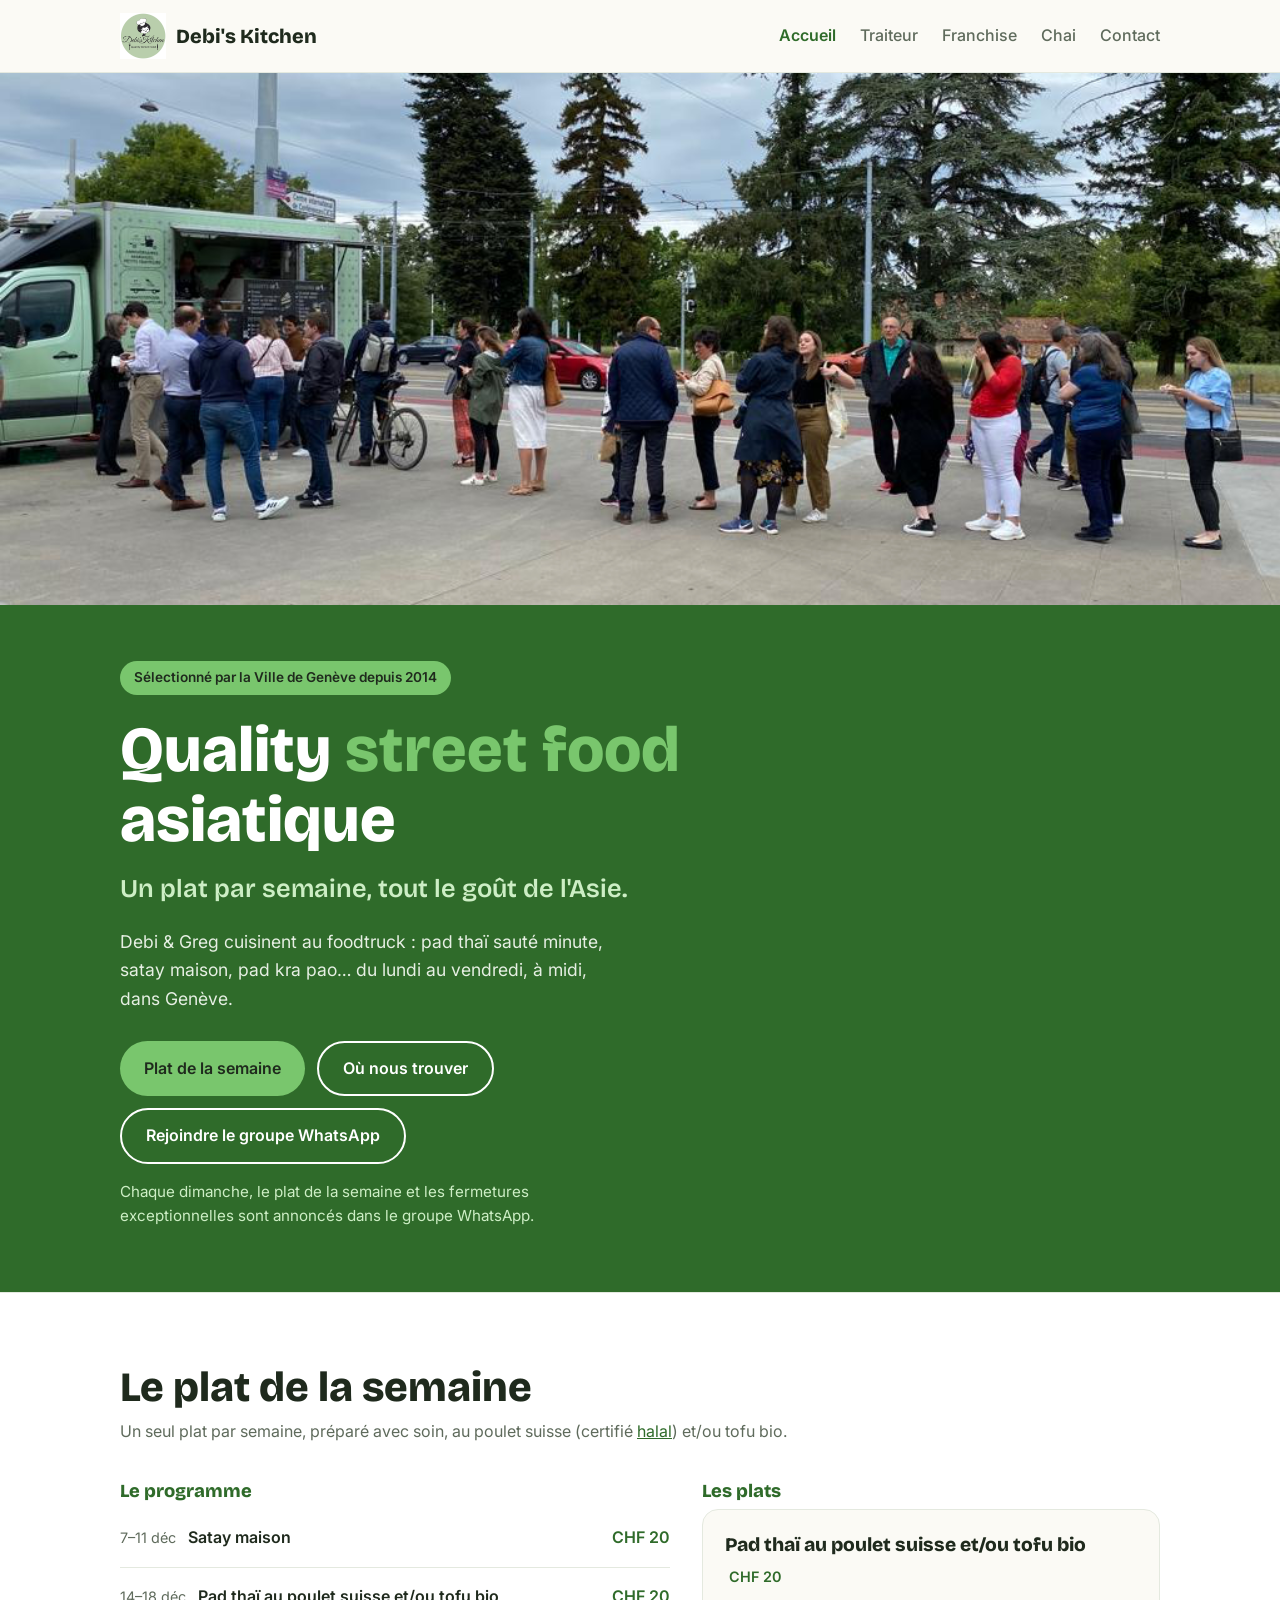
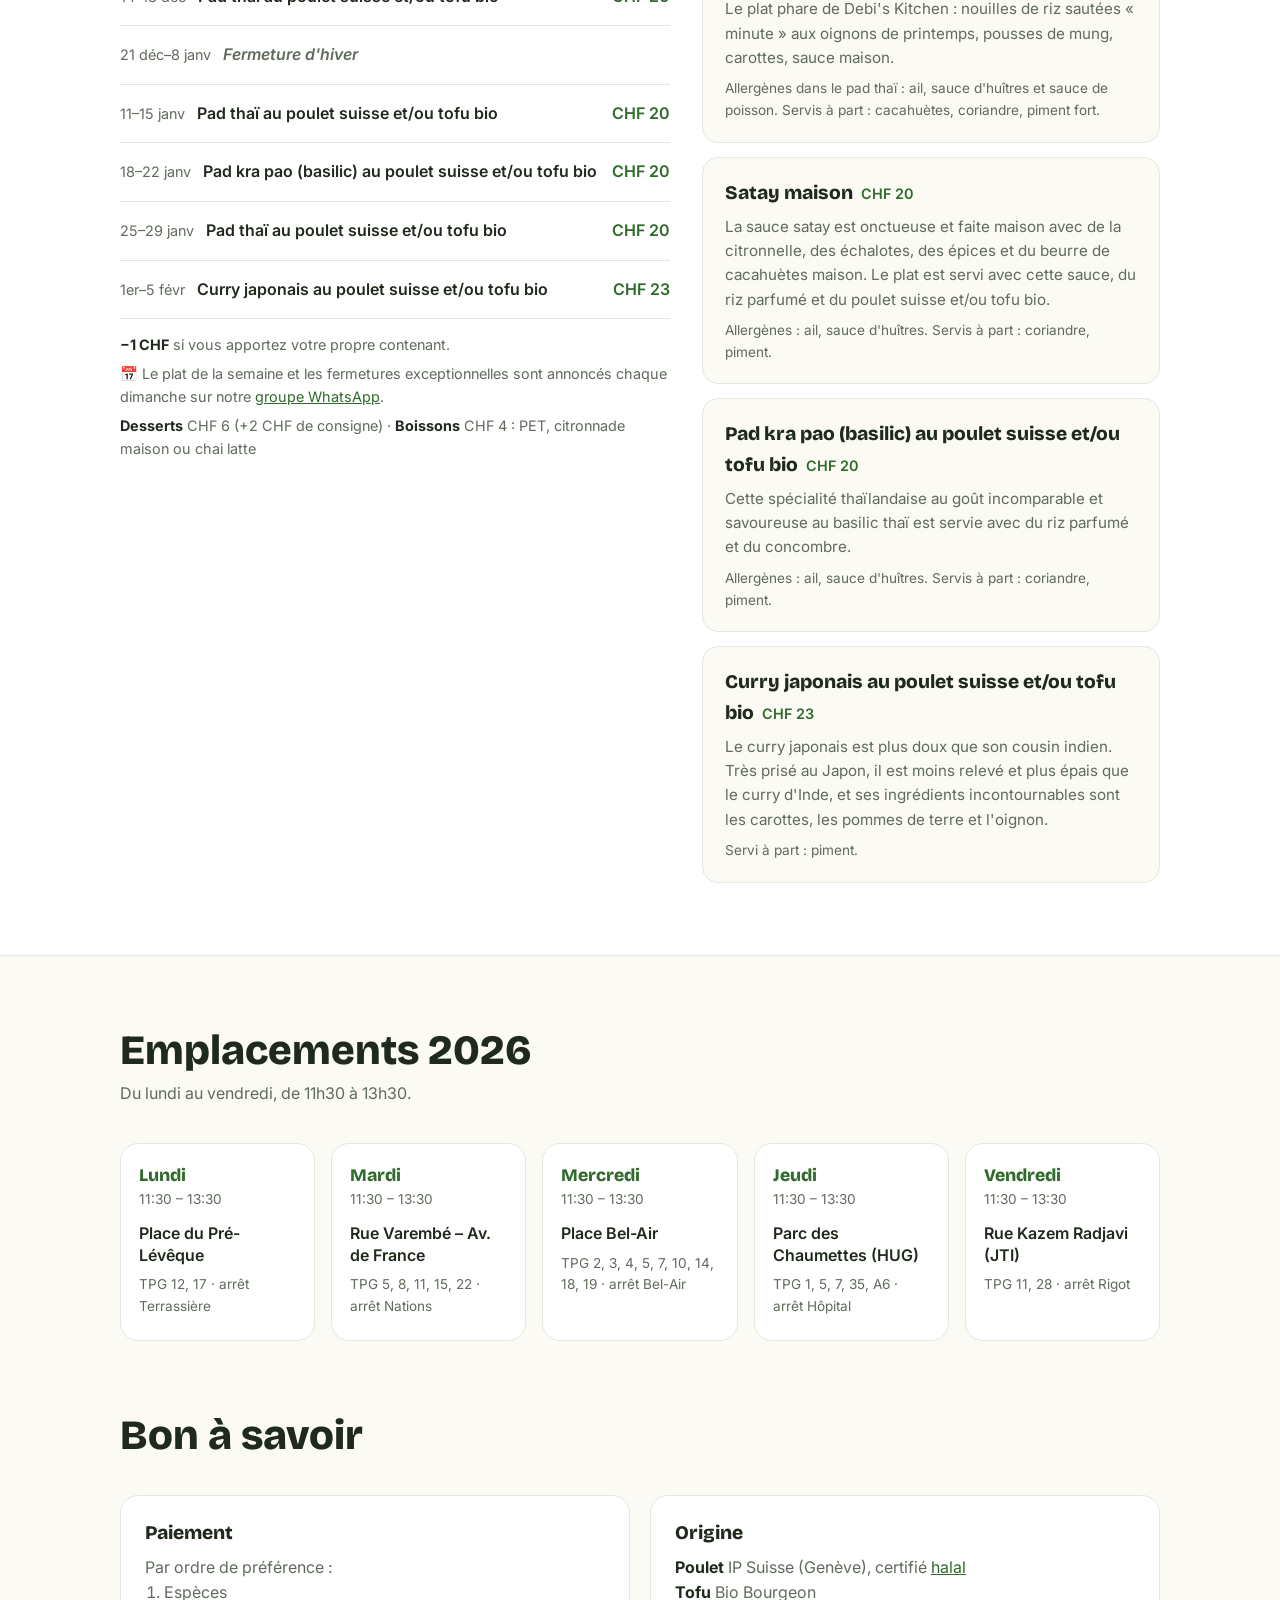
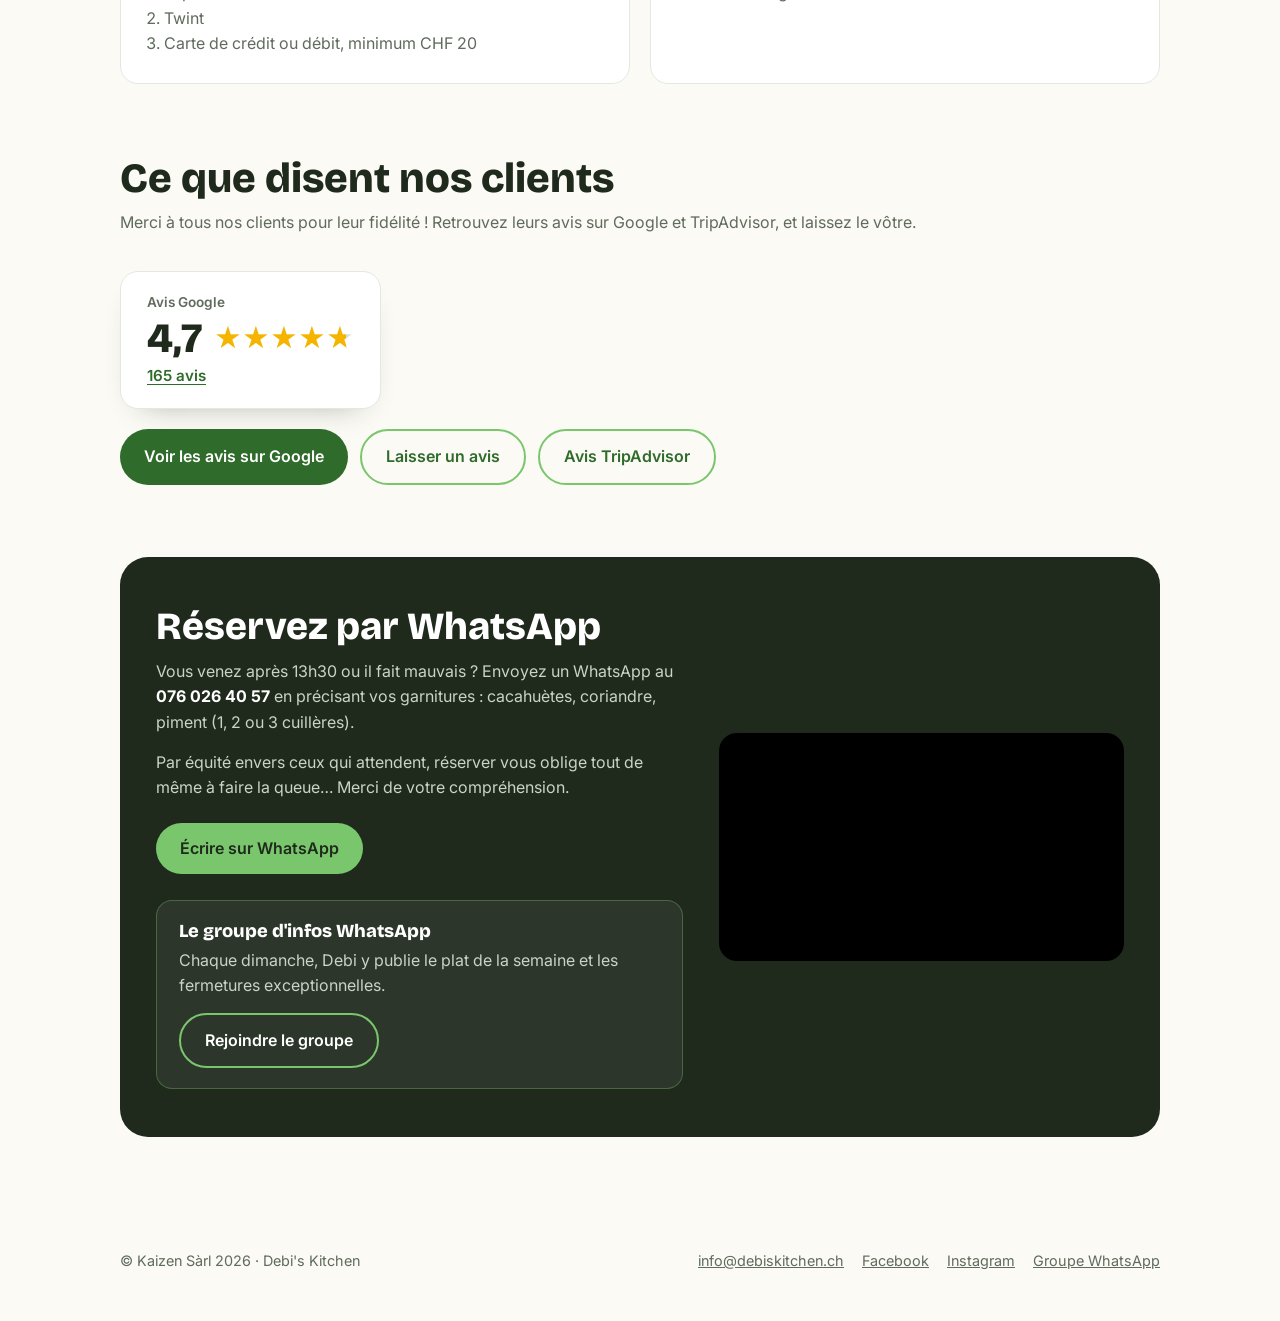
<file: index.html>
<!doctype html>
<html lang="fr">
<head>
  <meta charset="utf-8">
  <meta name="viewport" content="width=device-width, initial-scale=1">
  <title>Debi's Kitchen | Quality Street Food</title>
  <meta name="description" content="Foodtruck asiatique sélectionné par la Ville de Genève depuis 2014. Pad thaï, satay, pad kra pao… Debi & Greg cuisinent au foodtruck.">
  <link rel="icon" href="images/debi-skitchen-logo-noir.png">
  <link rel="preconnect" href="https://fonts.googleapis.com">
  <link rel="preconnect" href="https://fonts.gstatic.com" crossorigin>
  <link href="https://fonts.googleapis.com/css2?family=Bricolage+Grotesque:opsz,wght@12..96,600;12..96,800&family=Inter:wght@400;500;600&display=swap" rel="stylesheet">
  <link rel="stylesheet" href="style.css">
</head>
<body>

  <header class="top">
    <div class="wrap">
      <a href="./" class="brand">
        <img src="images/logo-rond.png" alt="" width="46" height="46" onerror="this.remove()">
        <span>Debi's Kitchen</span>
      </a>
      <nav>
        <ul>
          <li><a href="./" aria-current="page">Accueil</a></li>
          <li><a href="traiteur/">Traiteur</a></li>
          <li><a href="franchise/">Franchise</a></li>
          <li><a href="chai/">Chai</a></li>
          <li><a href="contact/">Contact</a></li>
        </ul>
      </nav>
    </div>
  </header>

  <div class="hero-photo">
    <img src="images/varembe-coupe.png" alt="La file d'attente devant le foodtruck Debi's Kitchen à Genève" width="1023" height="425">
  </div>

  <section class="hero">
    <div class="wrap">
      <div class="hero-text">
        <span class="badge">Sélectionné par la Ville de Genève depuis 2014</span>
        <h1>Quality <em>street food</em> asiatique</h1>
        <p class="slogan">Un plat par semaine, tout le goût de l'Asie.</p>
        <p>Debi &amp; Greg cuisinent au foodtruck : pad thaï sauté minute, satay maison, pad kra pao… du lundi au vendredi, à midi, dans Genève.</p>
        <div class="actions">
          <a href="#menu" class="btn">Plat de la semaine</a>
          <a href="#emplacements" class="btn ghost">Où nous trouver</a>
          <a href="https://chat.whatsapp.com/DR9UlsvW0ax6VxHq2TG3gI" class="btn ghost">Rejoindre le groupe WhatsApp</a>
        </div>
        <p class="hero-note">Chaque dimanche, le plat de la semaine et les fermetures exceptionnelles sont annoncés dans le groupe WhatsApp.</p>
      </div>
    </div>
  </section>

  <section class="menu" id="menu">
    <div class="wrap">
      <div class="title">
        <h2>Le plat de la semaine</h2>
        <p>Un seul plat par semaine, préparé avec soin, au poulet suisse (certifié <a href="docs/certificat-halal-volailles-2026.pdf" download title="Télécharger le certificat halal 2026 (PDF)">halal</a>) et/ou tofu bio.</p>
      </div>
      <div class="menu-grid">
        <div>
          <h3 class="menu-sub">Le programme</h3>
          <ul class="upcoming" id="programme"></ul>
          <p class="menu-note"><strong>−1 CHF</strong> si vous apportez votre propre contenant.</p>
          <p class="menu-note">📅 Le plat de la semaine et les fermetures exceptionnelles sont annoncés chaque dimanche sur notre <a href="https://chat.whatsapp.com/DR9UlsvW0ax6VxHq2TG3gI">groupe WhatsApp</a>.</p>
          <p class="menu-note"><strong>Desserts</strong> CHF 6 (+2 CHF de consigne) · <strong>Boissons</strong> CHF 4 : PET, citronnade maison ou chai latte</p>
        </div>
        <div>
          <h3 class="menu-sub">Les plats</h3>
          <div class="dishes" id="plats"></div>
        </div>
      </div>
    </div>
  </section>

  <section id="emplacements">
    <div class="wrap">
      <div class="title">
        <h2>Emplacements 2026</h2>
        <p>Du lundi au vendredi, de 11h30 à 13h30.</p>
      </div>
      <div class="days">
        <div class="day" data-day="1">
          <h3>Lundi</h3><div class="h">11:30 – 13:30</div>
          <div class="place">Place du Pré-Lévêque</div>
          <div class="tpg">TPG 12, 17 · arrêt Terrassière</div>
        </div>
        <div class="day" data-day="2">
          <h3>Mardi</h3><div class="h">11:30 – 13:30</div>
          <div class="place">Rue Varembé – Av. de France</div>
          <div class="tpg">TPG 5, 8, 11, 15, 22 · arrêt Nations</div>
        </div>
        <div class="day" data-day="3">
          <h3>Mercredi</h3><div class="h">11:30 – 13:30</div>
          <div class="place">Place Bel-Air</div>
          <div class="tpg">TPG 2, 3, 4, 5, 7, 10, 14, 18, 19 · arrêt Bel-Air</div>
        </div>
        <div class="day" data-day="4">
          <h3>Jeudi</h3><div class="h">11:30 – 13:30</div>
          <div class="place">Parc des Chaumettes (HUG)</div>
          <div class="tpg">TPG 1, 5, 7, 35, A6 · arrêt Hôpital</div>
        </div>
        <div class="day" data-day="5">
          <h3>Vendredi</h3><div class="h">11:30 – 13:30</div>
          <div class="place">Rue Kazem Radjavi (JTI)</div>
          <div class="tpg">TPG 11, 28 · arrêt Rigot</div>
        </div>
      </div>
    </div>
  </section>

  <section id="infos" style="padding-top:0">
    <div class="wrap">
      <div class="title">
        <h2>Bon à savoir</h2>
      </div>
      <div class="infos">
        <div class="info">
          <h3>Paiement</h3>
          <p>Par ordre de préférence :</p>
          <ol>
            <li>Espèces</li>
            <li>Twint</li>
            <li>Carte de crédit ou débit, minimum CHF 20</li>
          </ol>
        </div>
        <div class="info">
          <h3>Origine</h3>
          <p><strong>Poulet</strong> IP Suisse (Genève), certifié <a href="docs/certificat-halal-volailles-2026.pdf" download title="Télécharger le certificat halal 2026 (PDF)">halal</a><br>
          <strong>Tofu</strong> Bio Bourgeon</p>
        </div>
      </div>
    </div>
  </section>

  <section id="avis" style="padding-top:0">
    <div class="wrap">
      <div class="title">
        <h2>Ce que disent nos clients</h2>
        <p>Merci à tous nos clients pour leur fidélité ! Retrouvez leurs avis sur Google et TripAdvisor, et laissez le vôtre.</p>
      </div>
      <!-- Note Google : à mettre à jour à la main (note et nombre d'avis) -->
      <a class="rating-badge" href="https://g.page/r/CQo7Lzm-Bh3OEB0/" aria-label="Note Google : 4,7 sur 5, 165 avis">
        <span class="rating-source">Avis Google</span>
        <span class="rating-main">
          <span class="rating-score">4,7</span>
          <span class="rating-stars" style="--rating: 4.7" aria-hidden="true">★★★★★</span>
        </span>
        <span class="rating-count">165 avis</span>
      </a>
      <div class="actions" style="margin-top:20px">
        <a href="https://g.page/r/CQo7Lzm-Bh3OEB0/" class="btn">Voir les avis sur Google</a>
        <a href="https://g.page/r/CQo7Lzm-Bh3OEB0/review" class="btn ghost">Laisser un avis</a>
        <a href="https://www.tripadvisor.fr/Restaurant_Review-g1974645-d6428975-Reviews-Debi_s_Kitchen-Meyrin_Geneva.html" class="btn ghost">Avis TripAdvisor</a>
      </div>
    </div>
  </section>

  <section id="contact" style="padding-top:0">
    <div class="wrap">
      <div class="cta">
        <div>
          <h2>Réservez par WhatsApp</h2>
          <p>Vous venez après 13h30 ou il fait mauvais ? Envoyez un WhatsApp au <strong style="color:#fff">076 026 40 57</strong> en précisant vos garnitures : cacahuètes, coriandre, piment (1, 2 ou 3 cuillères).</p>
          <p>Par équité envers ceux qui attendent, réserver vous oblige tout de même à faire la queue… Merci de votre compréhension.</p>
          <div class="actions" style="margin-top:22px">
            <a href="https://wa.me/41760264057" class="btn">Écrire sur WhatsApp</a>
          </div>
          <div class="group-box">
            <h3>Le groupe d'infos WhatsApp</h3>
            <p>Chaque dimanche, Debi y publie le plat de la semaine et les fermetures exceptionnelles.</p>
            <a href="https://chat.whatsapp.com/DR9UlsvW0ax6VxHq2TG3gI" class="btn ghost">Rejoindre le groupe</a>
          </div>
        </div>
        <div class="video">
          <iframe src="https://www.youtube-nocookie.com/embed/JHsXA4mheao" referrerpolicy="strict-origin-when-cross-origin" title="Debi's Kitchen Présentation" loading="lazy" allow="accelerometer; clipboard-write; encrypted-media; gyroscope; picture-in-picture; web-share" allowfullscreen></iframe>
        </div>
      </div>
    </div>
  </section>

  <footer>
    <div class="wrap">
      <span>© Kaizen Sàrl 2026 · Debi's Kitchen</span>
      <ul>
        <li><a class="email" data-user="info">info (at) debiskitchen.ch</a></li>
        <li><a href="https://www.facebook.com/debiskitch.ch">Facebook</a></li>
        <li><a href="https://www.instagram.com/debiskitchen.ch/">Instagram</a></li>
        <li><a href="https://chat.whatsapp.com/DR9UlsvW0ax6VxHq2TG3gI">Groupe WhatsApp</a></li>
      </ul>
    </div>
  </footer>

  <script src="site.js"></script>

  <script>
    // Chaque plat n'est décrit qu'une fois ici ; le pad thaï est toujours présenté en premier.
    // Prix affichés contenant compris (−1 CHF si le client apporte son contenant).
    // CHF 20 par défaut ; indiquer price pour les autres (CHF 23 : curry japonais, japchae, laksa, gà façon bì, bún ; CHF 26 : phở bò).
    const DEFAULT_PRICE = "CHF 20";
    const dishes = {
      padthai: {
        name: "Pad thaï au poulet suisse et/ou tofu bio",
        desc: "Le plat phare de Debi's Kitchen : nouilles de riz sautées « minute » aux oignons de printemps, pousses de mung, carottes, sauce maison.",
        allergens: "Allergènes dans le pad thaï : ail, sauce d'huîtres et sauce de poisson. Servis à part : cacahuètes, coriandre, piment fort."
      },
      krapao: {
        name: "Pad kra pao (basilic) au poulet suisse et/ou tofu bio",
        desc: "Cette spécialité thaïlandaise au goût incomparable et savoureuse au basilic thaï est servie avec du riz parfumé et du concombre.",
        allergens: "Allergènes : ail, sauce d'huîtres. Servis à part : coriandre, piment."
      },
      satay: {
        name: "Satay maison",
        desc: "La sauce satay est onctueuse et faite maison avec de la citronnelle, des échalotes, des épices et du beurre de cacahuètes maison. Le plat est servi avec cette sauce, du riz parfumé et du poulet suisse et/ou tofu bio.",
        allergens: "Allergènes : ail, sauce d'huîtres. Servis à part : coriandre, piment."
      },
      curryvert: {
        name: "Curry vert",
        desc: "Parfumé et authentique : herbes fraîches et épices mélangées à du lait de coco onctueux. Une explosion thaïlandaise saine, végétalienne (tofu) et réconfortante.",
        allergens: ""
      },
      curry: {
        name: "Curry japonais au poulet suisse et/ou tofu bio",
        price: "CHF 23",
        desc: "Le curry japonais est plus doux que son cousin indien. Très prisé au Japon, il est moins relevé et plus épais que le curry d'Inde, et ses ingrédients incontournables sont les carottes, les pommes de terre et l'oignon.",
        allergens: "Servi à part : piment."
      },
      japchae: {
        name: "Japchae au poulet suisse et/ou tofu bio",
        price: "CHF 23",
        desc: "Plat de street food coréen : nouilles tièdes de patates douces aux épinards, carottes, poivrons et oignons de printemps.",
        allergens: "Allergènes dans le plat : ail, huile de sésame. Servi à part : piment."
      },
      laksa: {
        name: "Laksa",
        price: "CHF 23",
        desc: "La laksa est une soupe asiatique de nouilles épicées, principalement consommée en Malaisie, en Indonésie et à Singapour. C'est une soupe riche et complète à base de lait de coco, de nouilles de riz, de carottes, de pommes de terre, de poulet ou de tofu, parfumée à la pâte de curry.",
        allergens: "Allergènes dans le plat : ail, sauce de poisson. Servis à part : coriandre, piment."
      },
      gabi: {
        name: "Gà façon « bì »",
        price: "CHF 23",
        desc: "Voici un plat très populaire à Hô-Chi-Minh-Ville (Saïgon). Au fond, une salade de concombre, carottes vinaigrées et menthe. Par-dessus, du riz à l'huile d'oignons de printemps, du poulet suisse et/ou du tofu délicatement parfumé à la poudre de riz grillé. Le tout arrosé de sauce citronnée.",
        allergens: "Allergènes dans le plat : ail, sauce d'huîtres et sauce de poisson. Servis à part : coriandre, piment."
      },
      pho: {
        name: "Phở bò",
        price: "CHF 26",
        desc: "Voici le plat national vietnamien et le bouillon bienfaisant de l'hiver qui réchauffe, nourrit la flore intestinale, apporte des minéraux, des oligo-éléments et des vitamines… Des nouilles de riz, des pousses de soja, des oignons de printemps, du bœuf et du rumpsteak suisses. Le bouillon de bœuf et d'épices (anis étoilé, clous de girofle, poivre noir, cannelle) mijote 5 heures.",
        allergens: "Servis à part : coriandre, piment."
      },
      bun: {
        name: "Bún gà ou bún tofu",
        price: "CHF 23",
        desc: "Le bún gà, bún tofu ou bún mixte est un plat tiède vietnamien. Au fond : de la salade verte, du concombre, des carottes vinaigrées et de la menthe fraîche. Par-dessus, les bún, des nouilles de riz tièdes, puis du poulet suisse et/ou du tofu bio à la citronnelle. Le tout accompagné d'une sauce citronnée froide.",
        allergens: "Allergènes dans le plat : ail, sauce d'huîtres et sauce de poisson. Servis à part : cacahuètes, coriandre, piment."
      }
    };
    const priceOf = k => dishes[k].price || DEFAULT_PRICE;

    // Programme : chaque semaine va du lundi (start) au vendredi (end).
    // Pour mettre à jour le menu, il suffit de modifier cette liste.
    // Une fermeture s'écrit avec closed à la place de dish, par ex. closed: "Fermeture d'hiver".
    // Rotation habituelle (cycle de 6 semaines, puis on recommence ; seule la 6e semaine change) :
    //   pad thaï → satay → pad thaï → basilic (pad kra pao) → pad thaï → un plat à CHF 23
    //   (curry japonais, japchae, laksa, gà façon bì ou bún ; phở bò à CHF 26 en hiver).
    const weeks = [
      { start: "2026-10-26", end: "2026-10-30", label: "26–30 oct", dish: "padthai" },
      { start: "2026-11-02", end: "2026-11-06", label: "2–6 nov",   dish: "krapao" },
      { start: "2026-11-09", end: "2026-11-13", label: "9–13 nov",  dish: "padthai" },
      { start: "2026-11-16", end: "2026-11-20", label: "16–20 nov", dish: "japchae" },
      { start: "2026-11-23", end: "2026-11-27", label: "23–27 nov", dish: "padthai" },
      { start: "2026-11-30", end: "2026-12-04", label: "30 nov–4 déc", dish: "padthai" },
      { start: "2026-12-07", end: "2026-12-11", label: "7–11 déc",  dish: "satay" },
      { start: "2026-12-14", end: "2026-12-18", label: "14–18 déc", dish: "padthai" },
      { start: "2026-12-21", end: "2027-01-08", label: "21 déc–8 janv", closed: "Fermeture d'hiver" },
      { start: "2027-01-11", end: "2027-01-15", label: "11–15 janv", dish: "padthai" },
      { start: "2027-01-18", end: "2027-01-22", label: "18–22 janv", dish: "krapao" },
      { start: "2027-01-25", end: "2027-01-29", label: "25–29 janv", dish: "padthai" },
      { start: "2027-02-01", end: "2027-02-05", label: "1er–5 févr", dish: "curry" }
    ];

    const today = new Date();
    const iso = d => d.getFullYear() + "-" + String(d.getMonth() + 1).padStart(2, "0") + "-" + String(d.getDate()).padStart(2, "0");
    const t = iso(today);
    const esc = s => s.replace(/[&<>"]/g, c => ({ "&": "&amp;", "<": "&lt;", ">": "&gt;", '"': "&quot;" }[c]));

    // On masque les semaines passées ; la semaine en cours est mise en avant.
    const shown = weeks.filter(w => t <= w.end);
    const current = shown.find(w => t >= w.start);

    document.getElementById("programme").innerHTML = shown.map(w =>
      '<li class="' + (w === current ? 'now' : '') + (w.closed ? ' closed' : '') + '"><span class="d">' + esc(w.label) + '</span>' +
      '<span class="n">' + esc(w.closed || dishes[w.dish].name) + (w === current ? ' <em>' + (w.closed ? 'En ce moment' : 'Cette semaine') + '</em>' : '') + '</span>' +
      '<span class="p">' + (w.closed ? '' : esc(priceOf(w.dish))) + '</span></li>'
    ).join("") || '<li><span class="n">Le programme suivant arrive bientôt.</span></li>';

    // Une fiche par plat : le pad thaï d'abord, puis les plats dans l'ordre où ils seront servis.
    // Le satay et le basilic sont toujours affichés, même s'ils ne sont pas au programme.
    const order = ["padthai"];
    shown.forEach(w => { if (w.dish && !order.includes(w.dish)) order.push(w.dish); });
    ["satay", "krapao"].forEach(k => { if (!order.includes(k)) order.push(k); });
    document.getElementById("plats").innerHTML = order.map(k => {
      const d = dishes[k];
      const isNow = current && current.dish === k;
      return '<article class="dish' + (isNow ? ' now' : '') + '">' +
        (isNow ? '<span class="when">Cette semaine</span>' : '') +
        '<h4>' + esc(d.name) + ' <span class="dish-price">' + esc(priceOf(k)) + '</span></h4>' +
        (d.desc ? '<p>' + esc(d.desc) + '</p>' : '') +
        (d.allergens ? '<p class="allergens">' + esc(d.allergens) + '</p>' : '') + '</article>';
    }).join("");

    // Met en avant l'emplacement du jour.
    const day = document.querySelector('.day[data-day="' + today.getDay() + '"]');
    if (day) day.classList.add("today");
  </script>
</body>
</html>
</file>
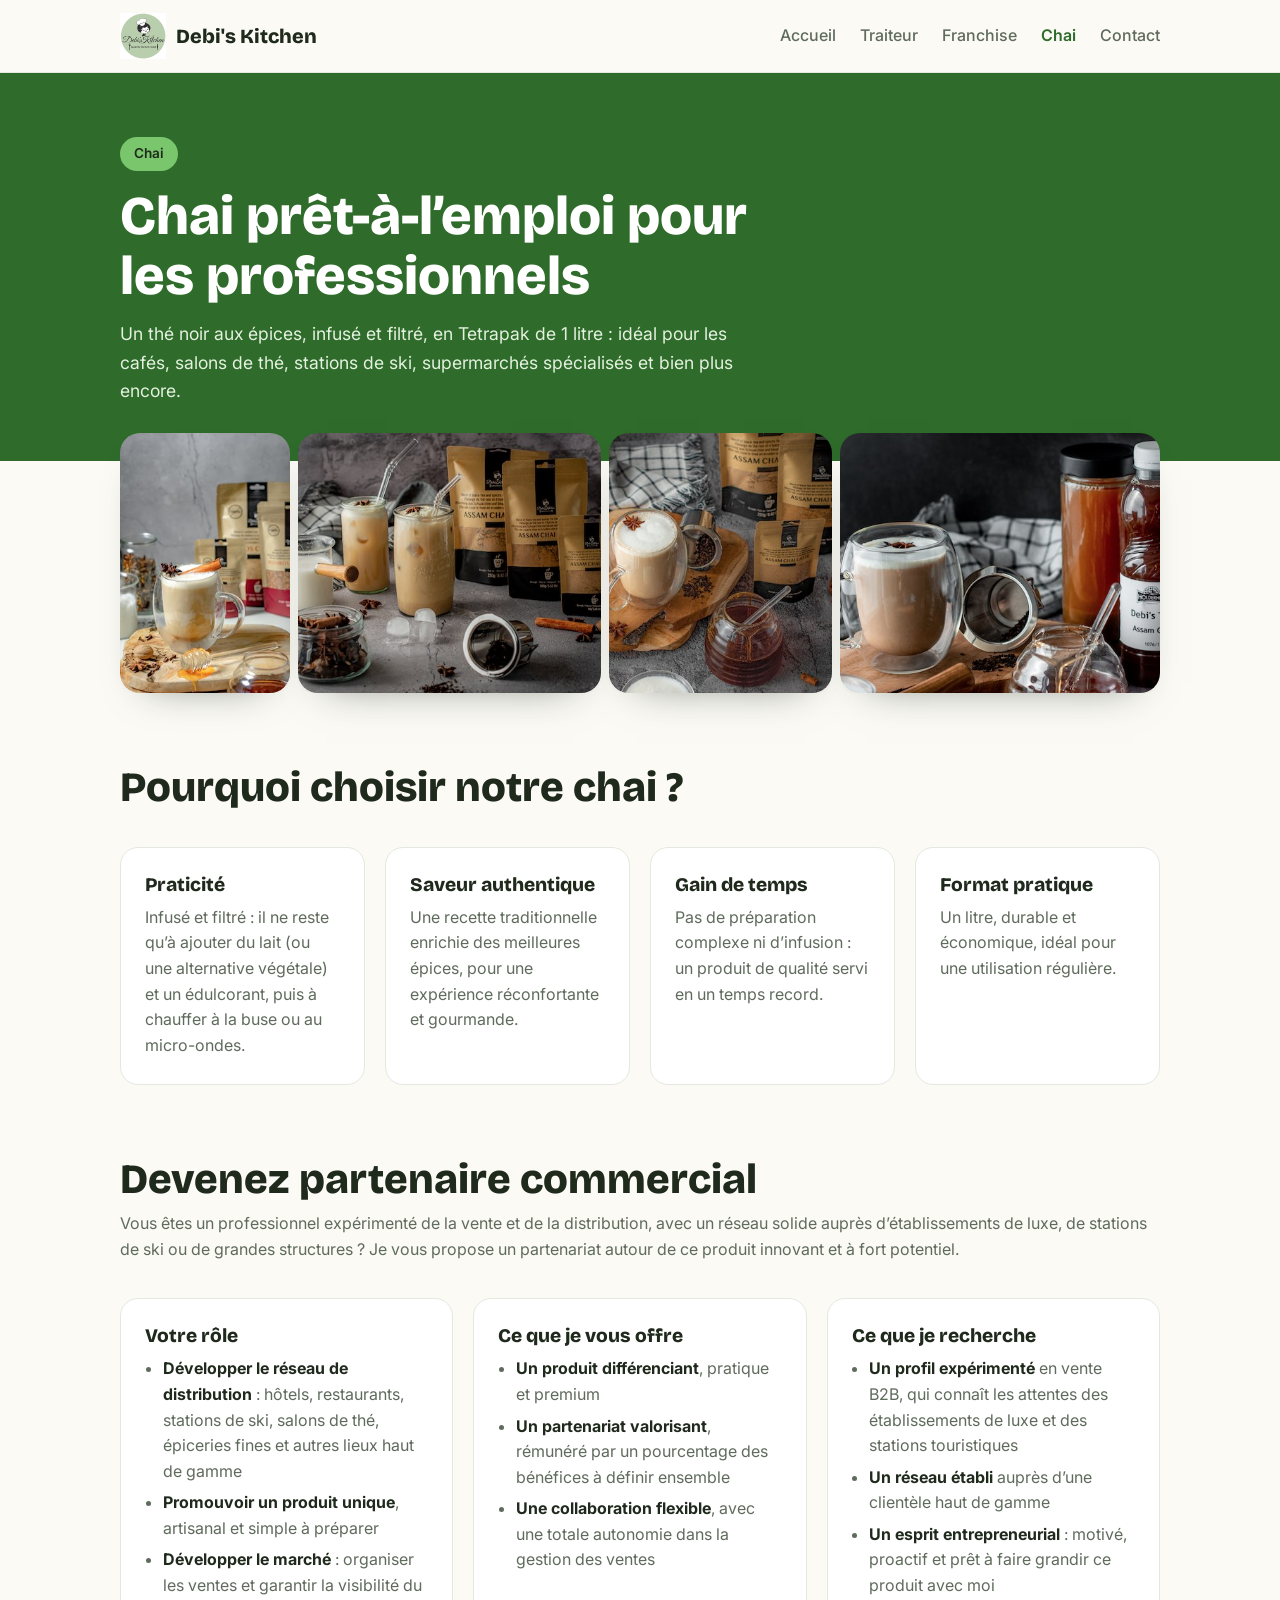
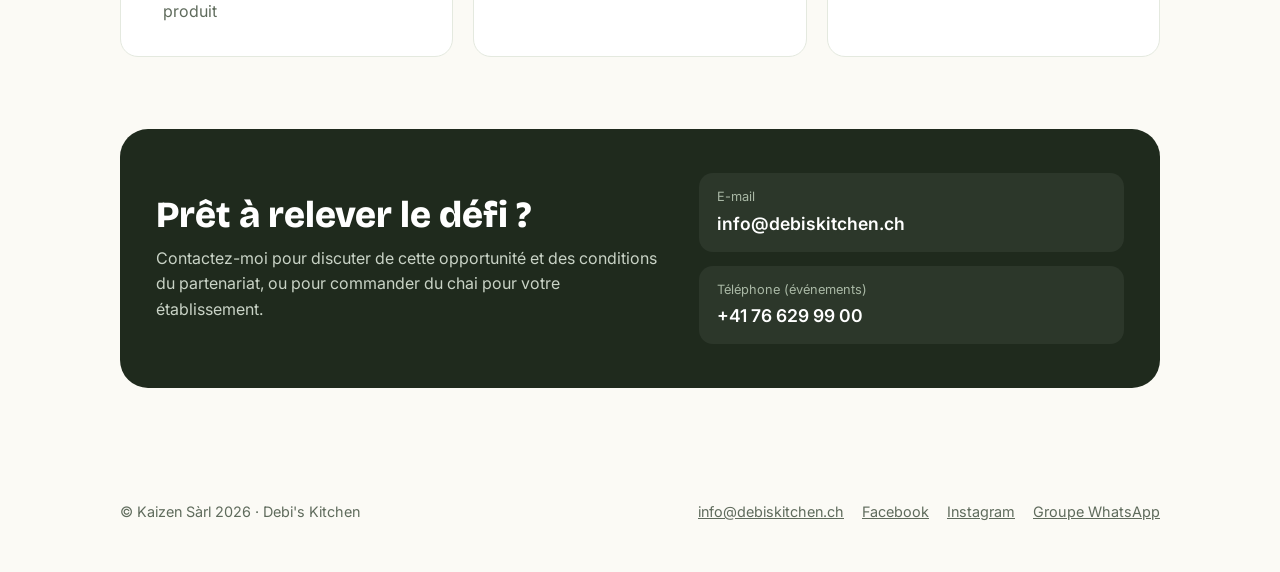
<file: chai/index.html>
<!doctype html>
<html lang="fr">
<head>
  <meta charset="utf-8">
  <meta name="viewport" content="width=device-width, initial-scale=1">
  <title>Chai prêt-à-l’emploi | Debi's Kitchen</title>
  <meta name="description" content="Chai Debi’s Kitchen : thé noir aux épices infusé et filtré, en Tetrapak de 1 litre, pour cafés, hôtels, stations de ski et épiceries fines.">
  <link rel="icon" href="../images/debi-skitchen-logo-noir.png">
  <link rel="preconnect" href="https://fonts.googleapis.com">
  <link rel="preconnect" href="https://fonts.gstatic.com" crossorigin>
  <link href="https://fonts.googleapis.com/css2?family=Bricolage+Grotesque:opsz,wght@12..96,600;12..96,800&family=Inter:wght@400;500;600&display=swap" rel="stylesheet">
  <link rel="stylesheet" href="../style.css">
</head>
<body>

  <header class="top">
    <div class="wrap">
      <a href="../" class="brand">
        <img src="../images/logo-rond.png" alt="" width="46" height="46" onerror="this.remove()">
        <span>Debi's Kitchen</span>
      </a>
      <nav>
        <ul>
          <li><a href="../">Accueil</a></li>
          <li><a href="../traiteur/">Traiteur</a></li>
          <li><a href="../franchise/">Franchise</a></li>
          <li><a href="../chai/" aria-current="page">Chai</a></li>
          <li><a href="../contact/">Contact</a></li>
        </ul>
      </nav>
    </div>
  </header>

  <section class="page-hero">
    <div class="wrap">
      <span class="badge">Chai</span>
      <h1>Chai prêt-à-l’emploi pour les professionnels</h1>
      <p>Un thé noir aux épices, infusé et filtré, en Tetrapak de 1 litre : idéal pour les cafés, salons de thé, stations de ski, supermarchés spécialisés et bien plus encore.</p>
    </div>
  </section>

  <div class="wrap banner gallery">
    <a href="../images/chai/photo-1.jpg" class="zoom" style="--r: 0.79"><img src="../images/chai/photo-1.jpg" alt="Chai latte chaud au miel" width="293" height="369" loading="lazy"></a>
    <a href="../images/chai/photo-2.jpg" class="zoom" style="--r: 1.41"><img src="../images/chai/photo-2.jpg" alt="Chai latte glacé et sachets Assam Chai" width="522" height="369" loading="lazy"></a>
    <a href="../images/chai/photo-3.jpg" class="zoom" style="--r: 1.04"><img src="../images/chai/photo-3.jpg" alt="Chai latte mousseux et épices" width="382" height="369" loading="lazy"></a>
    <a href="../images/chai/photo-4.jpg" class="zoom" style="--r: 1.49"><img src="../images/chai/photo-4.jpg" alt="Chai latte et bouteille Debi’s Thé Assam Chai" width="548" height="369" loading="lazy"></a>
  </div>

  <section>
    <div class="wrap">
      <div class="title"><h2>Pourquoi choisir notre chai ?</h2></div>
      <div class="cards four">
        <div class="card"><h3>Praticité</h3><p>Infusé et filtré : il ne reste qu’à ajouter du lait (ou une alternative végétale) et un édulcorant, puis à chauffer à la buse ou au micro-ondes.</p></div>
        <div class="card"><h3>Saveur authentique</h3><p>Une recette traditionnelle enrichie des meilleures épices, pour une expérience réconfortante et gourmande.</p></div>
        <div class="card"><h3>Gain de temps</h3><p>Pas de préparation complexe ni d’infusion : un produit de qualité servi en un temps record.</p></div>
        <div class="card"><h3>Format pratique</h3><p>Un litre, durable et économique, idéal pour une utilisation régulière.</p></div>
      </div>
    </div>
  </section>

  <section style="padding-top:0">
    <div class="wrap">
      <div class="title">
        <h2>Devenez partenaire commercial</h2>
        <p>Vous êtes un professionnel expérimenté de la vente et de la distribution, avec un réseau solide auprès d’établissements de luxe, de stations de ski ou de grandes structures ? Je vous propose un partenariat autour de ce produit innovant et à fort potentiel.</p>
      </div>
      <div class="cards">
        <div class="card">
          <h3>Votre rôle</h3>
          <ul>
            <li><strong>Développer le réseau de distribution</strong> : hôtels, restaurants, stations de ski, salons de thé, épiceries fines et autres lieux haut de gamme</li>
            <li><strong>Promouvoir un produit unique</strong>, artisanal et simple à préparer</li>
            <li><strong>Développer le marché</strong> : organiser les ventes et garantir la visibilité du produit</li>
          </ul>
        </div>
        <div class="card">
          <h3>Ce que je vous offre</h3>
          <ul>
            <li><strong>Un produit différenciant</strong>, pratique et premium</li>
            <li><strong>Un partenariat valorisant</strong>, rémunéré par un pourcentage des bénéfices à définir ensemble</li>
            <li><strong>Une collaboration flexible</strong>, avec une totale autonomie dans la gestion des ventes</li>
          </ul>
        </div>
        <div class="card">
          <h3>Ce que je recherche</h3>
          <ul>
            <li><strong>Un profil expérimenté</strong> en vente B2B, qui connaît les attentes des établissements de luxe et des stations touristiques</li>
            <li><strong>Un réseau établi</strong> auprès d’une clientèle haut de gamme</li>
            <li><strong>Un esprit entrepreneurial</strong> : motivé, proactif et prêt à faire grandir ce produit avec moi</li>
          </ul>
        </div>
      </div>
    </div>
  </section>

  <section style="padding-top:0">
    <div class="wrap">
      <div class="contact-box">
        <div>
          <h2>Prêt à relever le défi ?</h2>
          <p>Contactez-moi pour discuter de cette opportunité et des conditions du partenariat, ou pour commander du chai pour votre établissement.</p>
        </div>
        <ul class="contact-lines">
          <li><small>E-mail</small><a class="email" data-user="info">info (at) debiskitchen.ch</a></li>
          <li><small>Téléphone (événements)</small><a href="tel:+41766299900">+41 76 629 99 00</a></li>
        </ul>
      </div>
    </div>
  </section>

  <footer>
    <div class="wrap">
      <span>© Kaizen Sàrl 2026 · Debi's Kitchen</span>
      <ul>
        <li><a class="email" data-user="info">info (at) debiskitchen.ch</a></li>
        <li><a href="https://www.facebook.com/debiskitch.ch">Facebook</a></li>
        <li><a href="https://www.instagram.com/debiskitchen.ch/">Instagram</a></li>
        <li><a href="https://chat.whatsapp.com/DR9UlsvW0ax6VxHq2TG3gI">Groupe WhatsApp</a></li>
      </ul>
    </div>
  </footer>

  <script src="../site.js"></script>
</body>
</html>
</file>
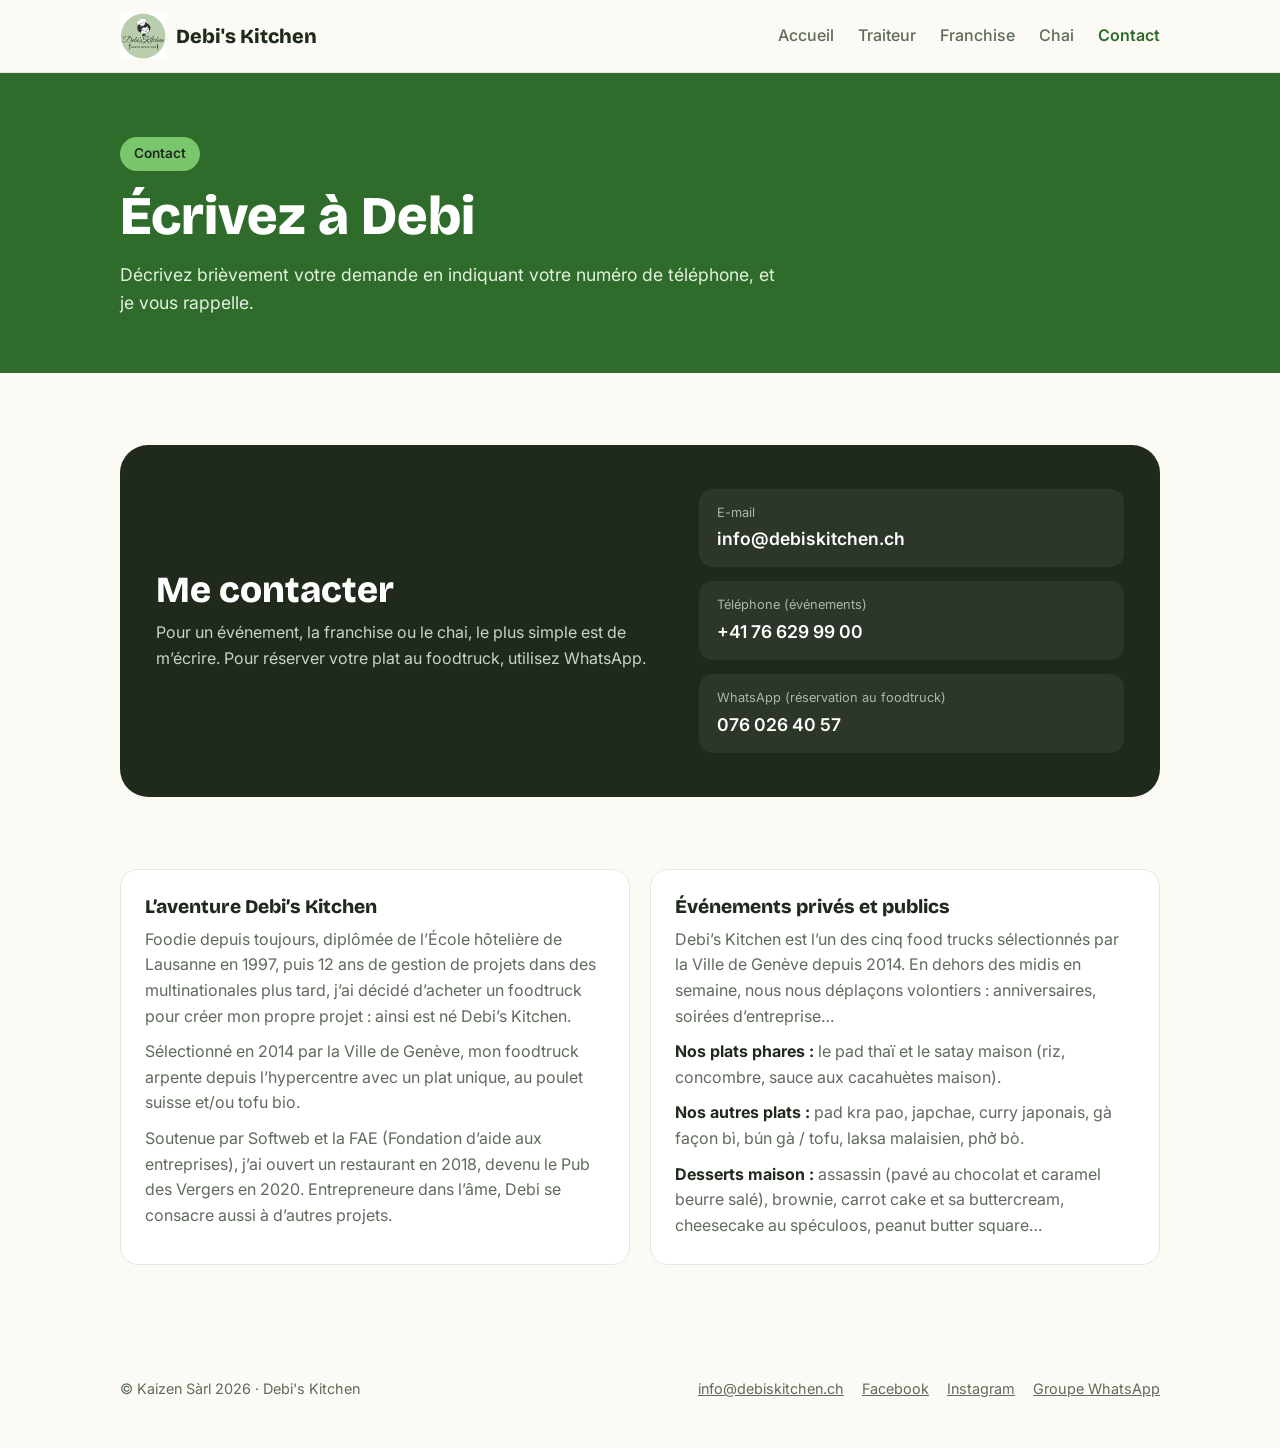
<file: contact/index.html>
<!doctype html>
<html lang="fr">
<head>
  <meta charset="utf-8">
  <meta name="viewport" content="width=device-width, initial-scale=1">
  <title>Contact | Debi's Kitchen</title>
  <meta name="description" content="Contactez Debi’s Kitchen par e-mail ou téléphone pour vos événements privés et publics à Genève.">
  <link rel="icon" href="../images/debi-skitchen-logo-noir.png">
  <link rel="preconnect" href="https://fonts.googleapis.com">
  <link rel="preconnect" href="https://fonts.gstatic.com" crossorigin>
  <link href="https://fonts.googleapis.com/css2?family=Bricolage+Grotesque:opsz,wght@12..96,600;12..96,800&family=Inter:wght@400;500;600&display=swap" rel="stylesheet">
  <link rel="stylesheet" href="../style.css">
</head>
<body>

  <header class="top">
    <div class="wrap">
      <a href="../" class="brand">
        <img src="../images/logo-rond.png" alt="" width="46" height="46" onerror="this.remove()">
        <span>Debi's Kitchen</span>
      </a>
      <nav>
        <ul>
          <li><a href="../">Accueil</a></li>
          <li><a href="../traiteur/">Traiteur</a></li>
          <li><a href="../franchise/">Franchise</a></li>
          <li><a href="../chai/">Chai</a></li>
          <li><a href="../contact/" aria-current="page">Contact</a></li>
        </ul>
      </nav>
    </div>
  </header>

  <section class="page-hero">
    <div class="wrap">
      <span class="badge">Contact</span>
      <h1>Écrivez à Debi</h1>
      <p>Décrivez brièvement votre demande en indiquant votre numéro de téléphone, et je vous rappelle.</p>
    </div>
  </section>

  <section>
    <div class="wrap">
      <div class="contact-box">
        <div>
          <h2>Me contacter</h2>
          <p>Pour un événement, la franchise ou le chai, le plus simple est de m’écrire. Pour réserver votre plat au foodtruck, utilisez WhatsApp.</p>
        </div>
        <ul class="contact-lines">
          <li><small>E-mail</small><a class="email" data-user="info">info (at) debiskitchen.ch</a></li>
          <li><small>Téléphone (événements)</small><a href="tel:+41766299900">+41 76 629 99 00</a></li>
          <li><small>WhatsApp (réservation au foodtruck)</small><a href="https://wa.me/41760264057">076 026 40 57</a></li>
        </ul>
      </div>
    </div>
  </section>

  <section style="padding-top:0">
    <div class="wrap">
      <div class="cards two">
        <div class="card">
          <h3>L’aventure Debi’s Kitchen</h3>
          <p>Foodie depuis toujours, diplômée de l’École hôtelière de Lausanne en 1997, puis 12 ans de gestion de projets dans des multinationales plus tard, j’ai décidé d’acheter un foodtruck pour créer mon propre projet : ainsi est né Debi’s Kitchen.</p>
          <p style="margin-top:10px">Sélectionné en 2014 par la Ville de Genève, mon foodtruck arpente depuis l’hypercentre avec un plat unique, au poulet suisse et/ou tofu bio.</p>
          <p style="margin-top:10px">Soutenue par Softweb et la FAE (Fondation d’aide aux entreprises), j’ai ouvert un restaurant en 2018, devenu le Pub des Vergers en 2020. Entrepreneure dans l’âme, Debi se consacre aussi à d’autres projets.</p>
        </div>
        <div class="card">
          <h3>Événements privés et publics</h3>
          <p>Debi’s Kitchen est l’un des cinq food trucks sélectionnés par la Ville de Genève depuis 2014. En dehors des midis en semaine, nous nous déplaçons volontiers : anniversaires, soirées d’entreprise…</p>
          <p style="margin-top:10px"><strong>Nos plats phares :</strong> le pad thaï et le satay maison (riz, concombre, sauce aux cacahuètes maison).</p>
          <p style="margin-top:10px"><strong>Nos autres plats :</strong> pad kra pao, japchae, curry japonais, gà façon bì, bún gà / tofu, laksa malaisien, phở bò.</p>
          <p style="margin-top:10px"><strong>Desserts maison :</strong> assassin (pavé au chocolat et caramel beurre salé), brownie, carrot cake et sa buttercream, cheesecake au spéculoos, peanut butter square…</p>
        </div>
      </div>
    </div>
  </section>

  <footer>
    <div class="wrap">
      <span>© Kaizen Sàrl 2026 · Debi's Kitchen</span>
      <ul>
        <li><a class="email" data-user="info">info (at) debiskitchen.ch</a></li>
        <li><a href="https://www.facebook.com/debiskitch.ch">Facebook</a></li>
        <li><a href="https://www.instagram.com/debiskitchen.ch/">Instagram</a></li>
        <li><a href="https://chat.whatsapp.com/DR9UlsvW0ax6VxHq2TG3gI">Groupe WhatsApp</a></li>
      </ul>
    </div>
  </footer>

  <script src="../site.js"></script>
</body>
</html>
</file>
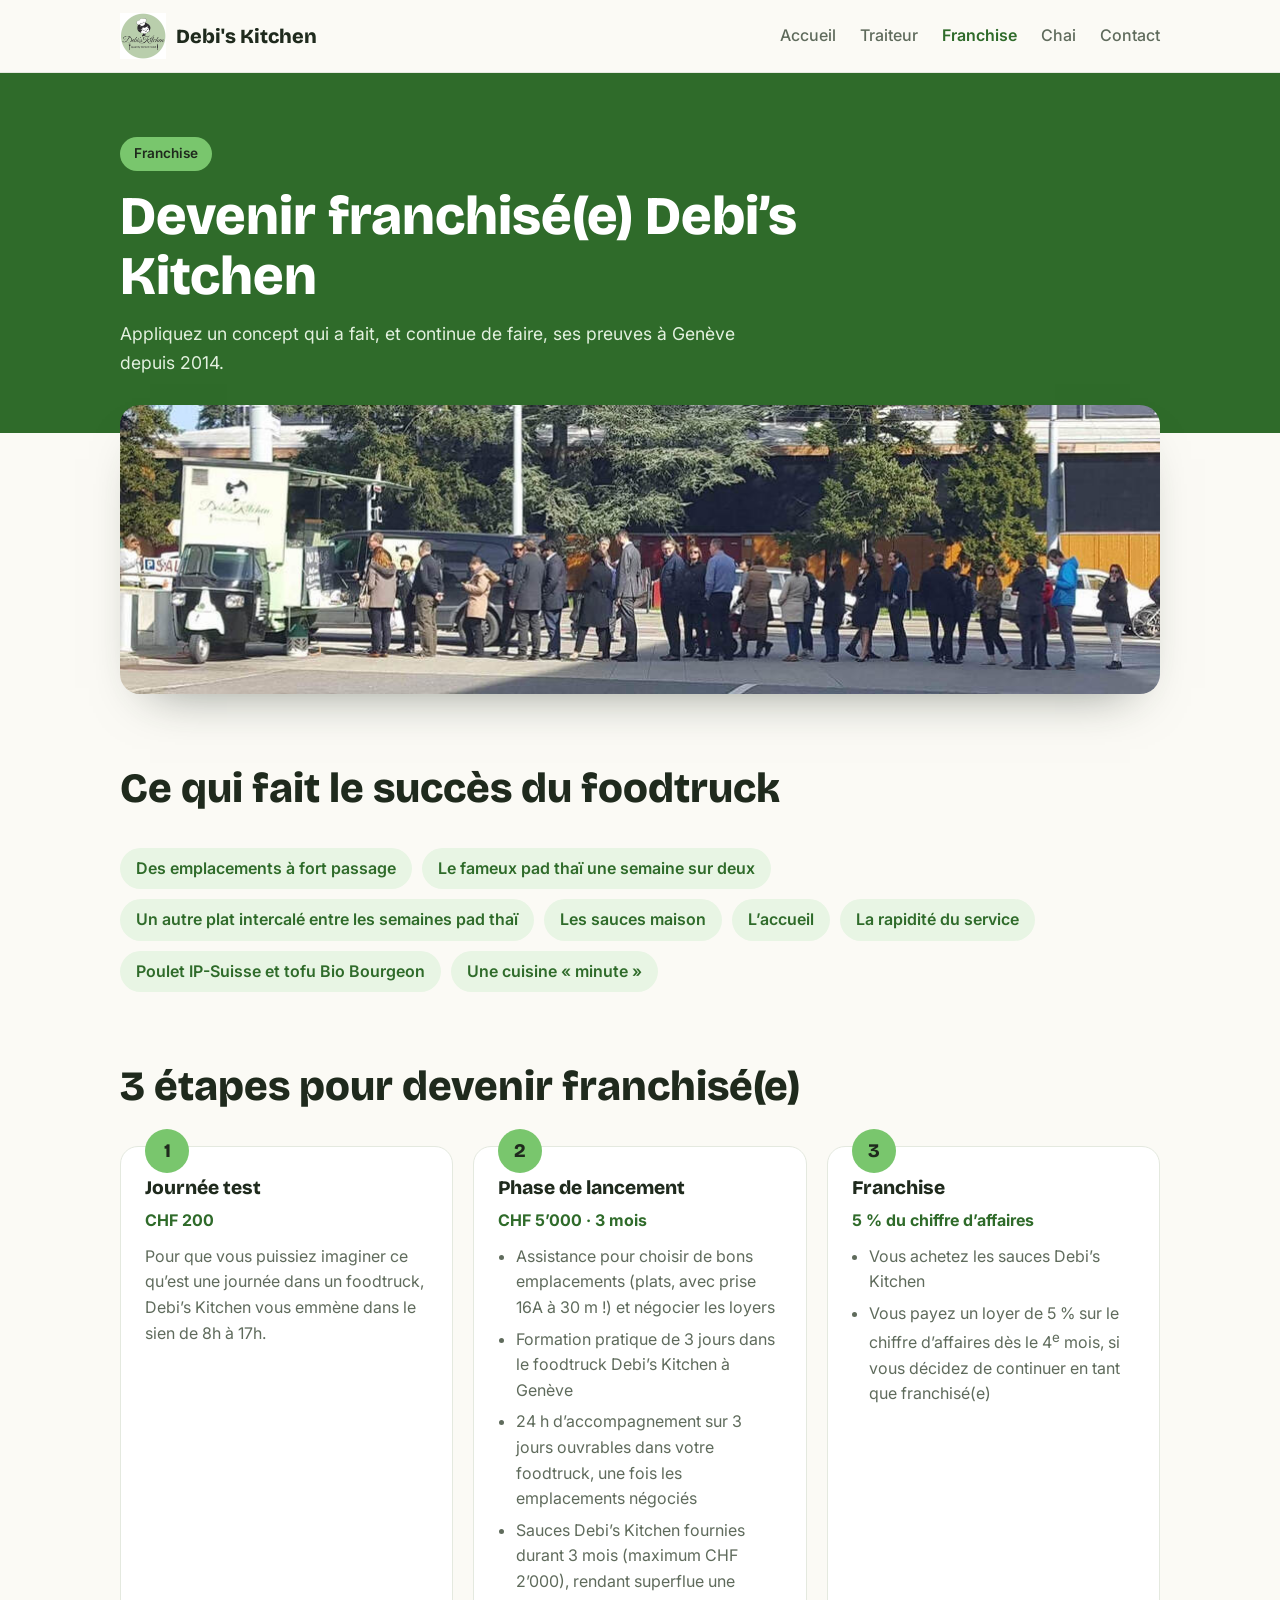
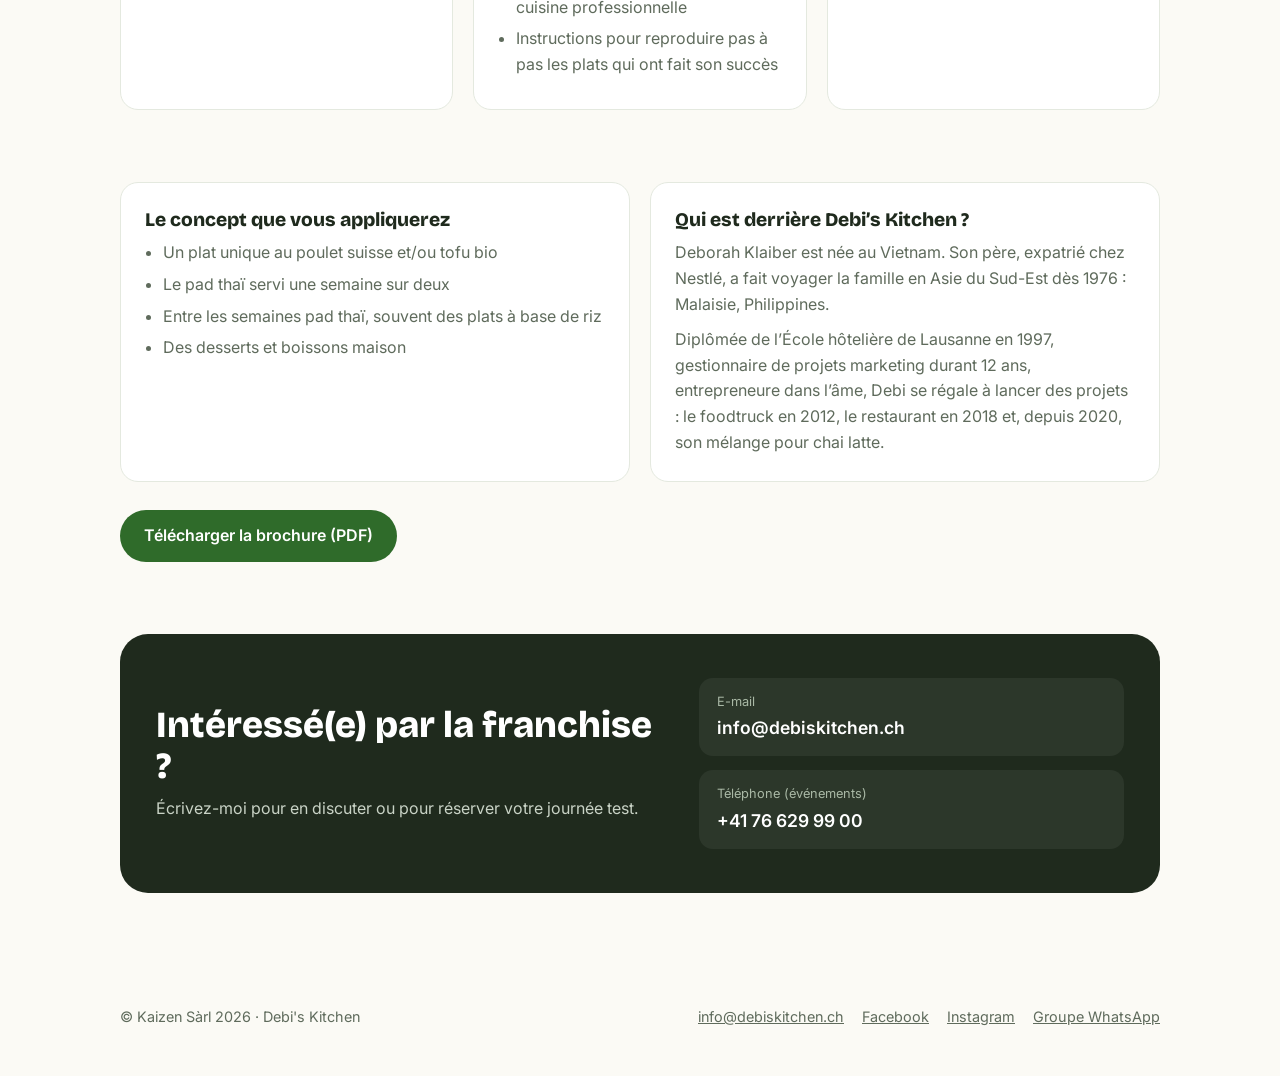
<file: franchise/index.html>
<!doctype html>
<html lang="fr">
<head>
  <meta charset="utf-8">
  <meta name="viewport" content="width=device-width, initial-scale=1">
  <title>Devenir franchisé(e) | Debi's Kitchen</title>
  <meta name="description" content="Reprenez le concept Debi’s Kitchen : un plat unique au poulet suisse et/ou tofu bio, des sauces maison et un accompagnement en 3 étapes.">
  <link rel="icon" href="../images/debi-skitchen-logo-noir.png">
  <link rel="preconnect" href="https://fonts.googleapis.com">
  <link rel="preconnect" href="https://fonts.gstatic.com" crossorigin>
  <link href="https://fonts.googleapis.com/css2?family=Bricolage+Grotesque:opsz,wght@12..96,600;12..96,800&family=Inter:wght@400;500;600&display=swap" rel="stylesheet">
  <link rel="stylesheet" href="../style.css">
</head>
<body>

  <header class="top">
    <div class="wrap">
      <a href="../" class="brand">
        <img src="../images/logo-rond.png" alt="" width="46" height="46" onerror="this.remove()">
        <span>Debi's Kitchen</span>
      </a>
      <nav>
        <ul>
          <li><a href="../">Accueil</a></li>
          <li><a href="../traiteur/">Traiteur</a></li>
          <li><a href="../franchise/" aria-current="page">Franchise</a></li>
          <li><a href="../chai/">Chai</a></li>
          <li><a href="../contact/">Contact</a></li>
        </ul>
      </nav>
    </div>
  </header>

  <section class="page-hero">
    <div class="wrap">
      <span class="badge">Franchise</span>
      <h1>Devenir franchisé(e) Debi’s Kitchen</h1>
      <p>Appliquez un concept qui a fait, et continue de faire, ses preuves à Genève depuis 2014.</p>
    </div>
  </section>

  <div class="wrap banner">
    <img src="../images/2017-france-varembe.jpg" alt="File d’attente devant le foodtruck Debi’s Kitchen">
  </div>

  <section>
    <div class="wrap">
      <div class="title"><h2>Ce qui fait le succès du foodtruck</h2></div>
      <ul class="chips">
        <li>Des emplacements à fort passage</li>
        <li>Le fameux pad thaï une semaine sur deux</li>
        <li>Un autre plat intercalé entre les semaines pad thaï</li>
        <li>Les sauces maison</li>
        <li>L’accueil</li>
        <li>La rapidité du service</li>
        <li>Poulet IP-Suisse et tofu Bio Bourgeon</li>
        <li>Une cuisine « minute »</li>
      </ul>
    </div>
  </section>

  <section style="padding-top:0">
    <div class="wrap">
      <div class="title"><h2>3 étapes pour devenir franchisé(e)</h2></div>
      <div class="cards">
        <div class="card step">
          <span class="num">1</span>
          <h3>Journée test</h3>
          <span class="tag">CHF 200</span>
          <p>Pour que vous puissiez imaginer ce qu’est une journée dans un foodtruck, Debi’s Kitchen vous emmène dans le sien de 8h à 17h.</p>
        </div>
        <div class="card step">
          <span class="num">2</span>
          <h3>Phase de lancement</h3>
          <span class="tag">CHF 5’000 · 3 mois</span>
          <ul>
            <li>Assistance pour choisir de bons emplacements (plats, avec prise 16A à 30 m !) et négocier les loyers</li>
            <li>Formation pratique de 3 jours dans le foodtruck Debi’s Kitchen à Genève</li>
            <li>24 h d’accompagnement sur 3 jours ouvrables dans votre foodtruck, une fois les emplacements négociés</li>
            <li>Sauces Debi’s Kitchen fournies durant 3 mois (maximum CHF 2’000), rendant superflue une cuisine professionnelle</li>
            <li>Instructions pour reproduire pas à pas les plats qui ont fait son succès</li>
          </ul>
        </div>
        <div class="card step">
          <span class="num">3</span>
          <h3>Franchise</h3>
          <span class="tag">5 % du chiffre d’affaires</span>
          <ul>
            <li>Vous achetez les sauces Debi’s Kitchen</li>
            <li>Vous payez un loyer de 5 % sur le chiffre d’affaires dès le 4<sup>e</sup> mois, si vous décidez de continuer en tant que franchisé(e)</li>
          </ul>
        </div>
      </div>
    </div>
  </section>

  <section style="padding-top:0">
    <div class="wrap">
      <div class="cards two">
        <div class="card">
          <h3>Le concept que vous appliquerez</h3>
          <ul>
            <li>Un plat unique au poulet suisse et/ou tofu bio</li>
            <li>Le pad thaï servi une semaine sur deux</li>
            <li>Entre les semaines pad thaï, souvent des plats à base de riz</li>
            <li>Des desserts et boissons maison</li>
          </ul>
        </div>
        <div class="card">
          <h3>Qui est derrière Debi’s Kitchen ?</h3>
          <p>Deborah Klaiber est née au Vietnam. Son père, expatrié chez Nestlé, a fait voyager la famille en Asie du Sud-Est dès 1976 : Malaisie, Philippines.</p>
          <p style="margin-top:10px">Diplômée de l’École hôtelière de Lausanne en 1997, gestionnaire de projets marketing durant 12 ans, entrepreneure dans l’âme, Debi se régale à lancer des projets : le foodtruck en 2012, le restaurant en 2018 et, depuis 2020, son mélange pour chai latte.</p>
        </div>
      </div>
      <div class="actions" style="margin-top:28px">
        <a href="../docs/dk_franchise.pdf" class="btn">Télécharger la brochure (PDF)</a>
      </div>
    </div>
  </section>

  <section style="padding-top:0">
    <div class="wrap">
      <div class="contact-box">
        <div>
          <h2>Intéressé(e) par la franchise ?</h2>
          <p>Écrivez-moi pour en discuter ou pour réserver votre journée test.</p>
        </div>
        <ul class="contact-lines">
          <li><small>E-mail</small><a class="email" data-user="info">info (at) debiskitchen.ch</a></li>
          <li><small>Téléphone (événements)</small><a href="tel:+41766299900">+41 76 629 99 00</a></li>
        </ul>
      </div>
    </div>
  </section>

  <footer>
    <div class="wrap">
      <span>© Kaizen Sàrl 2026 · Debi's Kitchen</span>
      <ul>
        <li><a class="email" data-user="info">info (at) debiskitchen.ch</a></li>
        <li><a href="https://www.facebook.com/debiskitch.ch">Facebook</a></li>
        <li><a href="https://www.instagram.com/debiskitchen.ch/">Instagram</a></li>
        <li><a href="https://chat.whatsapp.com/DR9UlsvW0ax6VxHq2TG3gI">Groupe WhatsApp</a></li>
      </ul>
    </div>
  </footer>

  <script src="../site.js"></script>
</body>
</html>
</file>
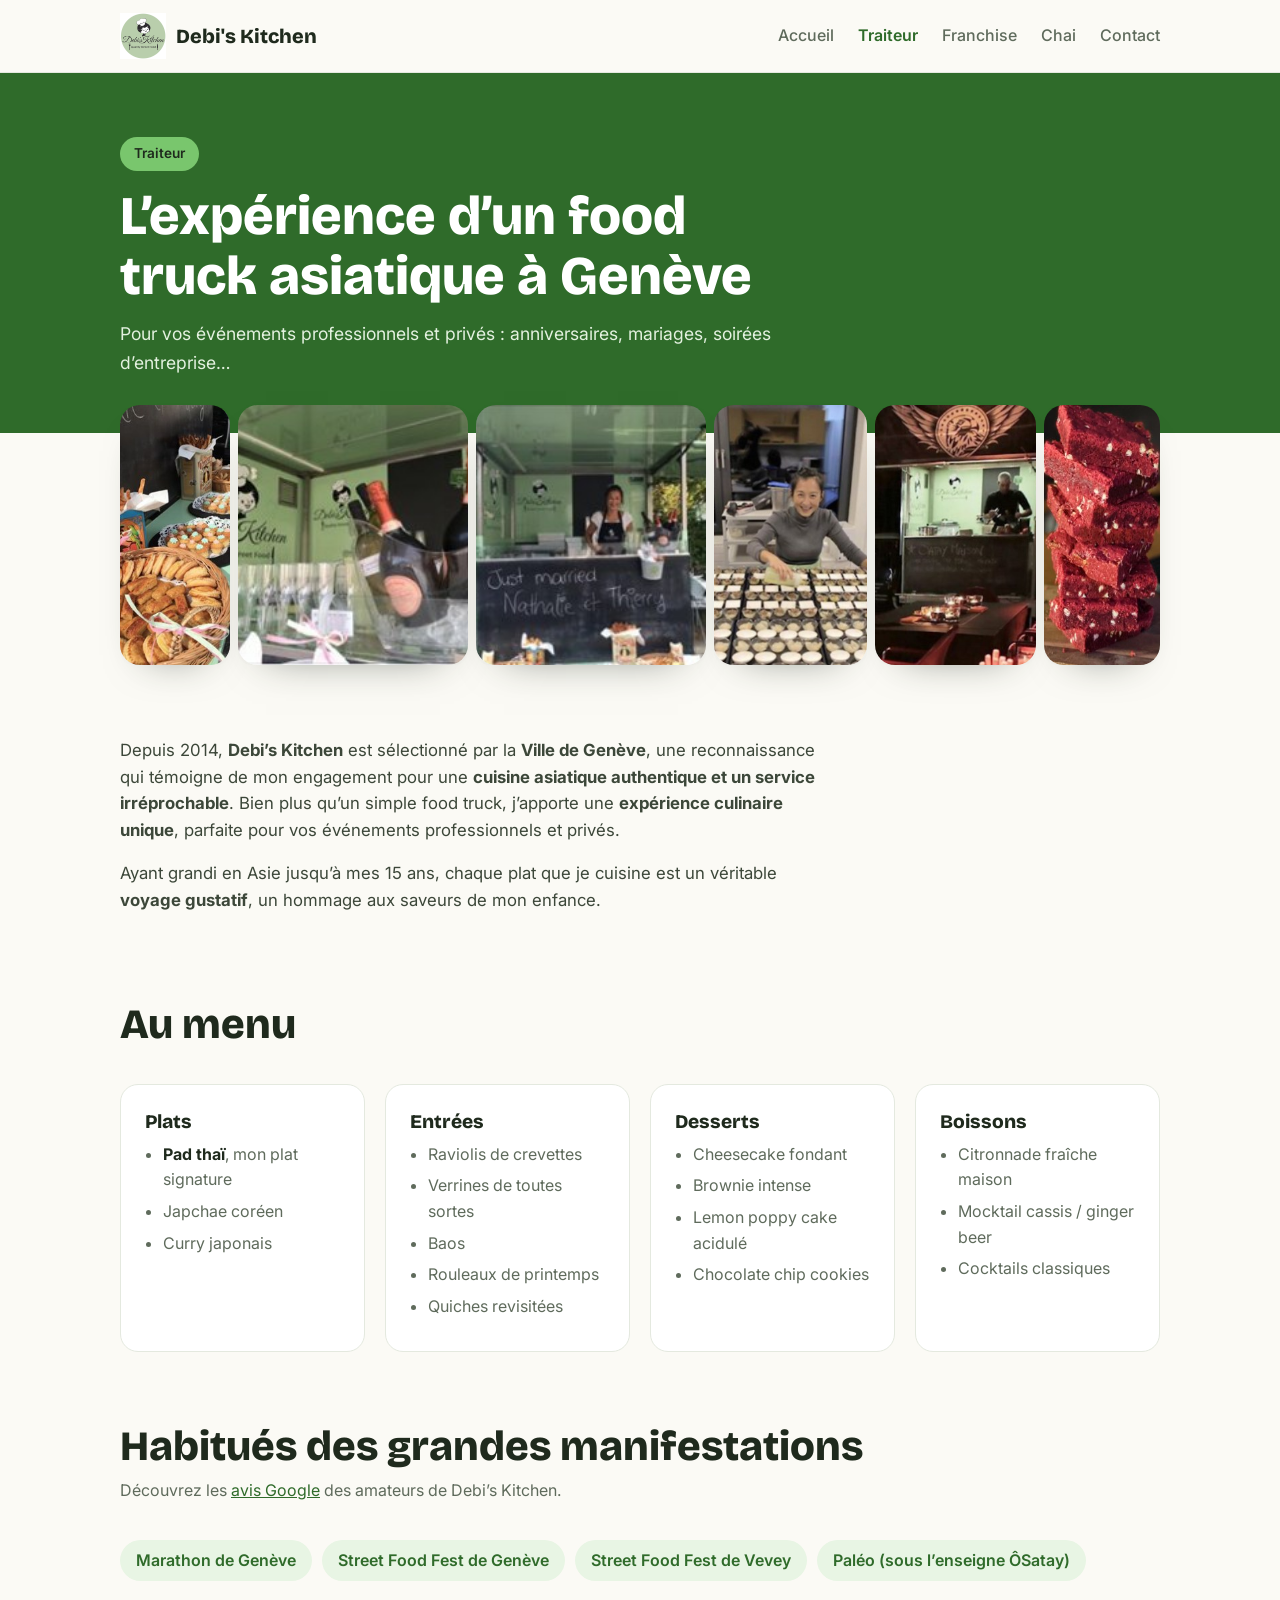
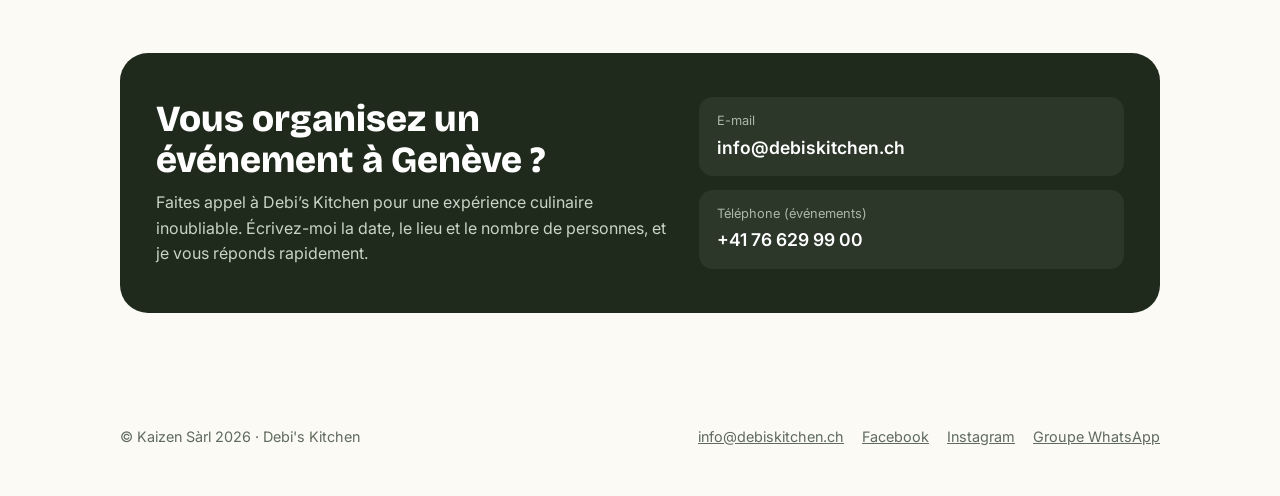
<file: traiteur/index.html>
<!doctype html>
<html lang="fr">
<head>
  <meta charset="utf-8">
  <meta name="viewport" content="width=device-width, initial-scale=1">
  <title>Traiteur & événements | Debi's Kitchen</title>
  <meta name="description" content="Food truck asiatique pour vos événements professionnels et privés à Genève : pad thaï, japchae, curry japonais, entrées, desserts et boissons maison.">
  <link rel="icon" href="../images/debi-skitchen-logo-noir.png">
  <link rel="preconnect" href="https://fonts.googleapis.com">
  <link rel="preconnect" href="https://fonts.gstatic.com" crossorigin>
  <link href="https://fonts.googleapis.com/css2?family=Bricolage+Grotesque:opsz,wght@12..96,600;12..96,800&family=Inter:wght@400;500;600&display=swap" rel="stylesheet">
  <link rel="stylesheet" href="../style.css">
</head>
<body>

  <header class="top">
    <div class="wrap">
      <a href="../" class="brand">
        <img src="../images/logo-rond.png" alt="" width="46" height="46" onerror="this.remove()">
        <span>Debi's Kitchen</span>
      </a>
      <nav>
        <ul>
          <li><a href="../">Accueil</a></li>
          <li><a href="../traiteur/" aria-current="page">Traiteur</a></li>
          <li><a href="../franchise/">Franchise</a></li>
          <li><a href="../chai/">Chai</a></li>
          <li><a href="../contact/">Contact</a></li>
        </ul>
      </nav>
    </div>
  </header>

  <section class="page-hero">
    <div class="wrap">
      <span class="badge">Traiteur</span>
      <h1>L’expérience d’un food truck asiatique à Genève</h1>
      <p>Pour vos événements professionnels et privés : anniversaires, mariages, soirées d’entreprise…</p>
    </div>
  </section>

  <div class="wrap banner gallery">
    <a href="../images/traiteur/photo-1.jpg" class="zoom" style="--r: 0.49"><img src="../images/traiteur/photo-1.jpg" alt="Buffet de viennoiseries et mignardises" width="191" height="386" loading="lazy"></a>
    <a href="../images/traiteur/photo-2.jpg" class="zoom" style="--r: 1.03"><img src="../images/traiteur/photo-2.jpg" alt="Le foodtruck et son bar à champagne lors d’un événement" width="198" height="193" loading="lazy"></a>
    <a href="../images/traiteur/photo-3.jpg" class="zoom" style="--r: 1.03"><img src="../images/traiteur/photo-3.jpg" alt="Le foodtruck décoré pour un mariage" width="198" height="192" loading="lazy"></a>
    <a href="../images/traiteur/photo-4.jpg" class="zoom" style="--r: 0.68"><img src="../images/traiteur/photo-4.jpg" alt="Debi préparant des verrines" width="264" height="386" loading="lazy"></a>
    <a href="../images/traiteur/photo-5.jpg" class="zoom" style="--r: 0.72"><img src="../images/traiteur/photo-5.jpg" alt="Le foodtruck Satay maison lors d’une soirée" width="278" height="386" loading="lazy"></a>
    <a href="../images/traiteur/photo-6.jpg" class="zoom" style="--r: 0.52"><img src="../images/traiteur/photo-6.jpg" alt="Brownies red velvet maison" width="201" height="386" loading="lazy"></a>
  </div>

  <section>
    <div class="wrap">
      <div class="prose">
        <p>Depuis 2014, <strong>Debi’s Kitchen</strong> est sélectionné par la <strong>Ville de Genève</strong>, une reconnaissance qui témoigne de mon engagement pour une <strong>cuisine asiatique authentique et un service irréprochable</strong>. Bien plus qu’un simple food truck, j’apporte une <strong>expérience culinaire unique</strong>, parfaite pour vos événements professionnels et privés.</p>
        <p>Ayant grandi en Asie jusqu’à mes 15 ans, chaque plat que je cuisine est un véritable <strong>voyage gustatif</strong>, un hommage aux saveurs de mon enfance.</p>
      </div>
    </div>
  </section>

  <section style="padding-top:0">
    <div class="wrap">
      <div class="title"><h2>Au menu</h2></div>
      <div class="cards four">
        <div class="card">
          <h3>Plats</h3>
          <ul>
            <li><strong>Pad thaï</strong>, mon plat signature</li>
            <li>Japchae coréen</li>
            <li>Curry japonais</li>
          </ul>
        </div>
        <div class="card">
          <h3>Entrées</h3>
          <ul>
            <li>Raviolis de crevettes</li>
            <li>Verrines de toutes sortes</li>
            <li>Baos</li>
            <li>Rouleaux de printemps</li>
            <li>Quiches revisitées</li>
          </ul>
        </div>
        <div class="card">
          <h3>Desserts</h3>
          <ul>
            <li>Cheesecake fondant</li>
            <li>Brownie intense</li>
            <li>Lemon poppy cake acidulé</li>
            <li>Chocolate chip cookies</li>
          </ul>
        </div>
        <div class="card">
          <h3>Boissons</h3>
          <ul>
            <li>Citronnade fraîche maison</li>
            <li>Mocktail cassis / ginger beer</li>
            <li>Cocktails classiques</li>
          </ul>
        </div>
      </div>
    </div>
  </section>

  <section style="padding-top:0">
    <div class="wrap">
      <div class="title">
        <h2>Habitués des grandes manifestations</h2>
        <p>Découvrez les <a href="https://g.co/kgs/wxtbxx7">avis Google</a> des amateurs de Debi’s Kitchen.</p>
      </div>
      <ul class="chips">
        <li>Marathon de Genève</li>
        <li>Street Food Fest de Genève</li>
        <li>Street Food Fest de Vevey</li>
        <li>Paléo (sous l’enseigne ÔSatay)</li>
      </ul>
    </div>
  </section>

  <section style="padding-top:0">
    <div class="wrap">
      <div class="contact-box">
        <div>
          <h2>Vous organisez un événement à Genève ?</h2>
          <p>Faites appel à Debi’s Kitchen pour une expérience culinaire inoubliable. Écrivez-moi la date, le lieu et le nombre de personnes, et je vous réponds rapidement.</p>
        </div>
        <ul class="contact-lines">
          <li><small>E-mail</small><a class="email" data-user="info">info (at) debiskitchen.ch</a></li>
          <li><small>Téléphone (événements)</small><a href="tel:+41766299900">+41 76 629 99 00</a></li>
        </ul>
      </div>
    </div>
  </section>

  <footer>
    <div class="wrap">
      <span>© Kaizen Sàrl 2026 · Debi's Kitchen</span>
      <ul>
        <li><a class="email" data-user="info">info (at) debiskitchen.ch</a></li>
        <li><a href="https://www.facebook.com/debiskitch.ch">Facebook</a></li>
        <li><a href="https://www.instagram.com/debiskitchen.ch/">Instagram</a></li>
        <li><a href="https://chat.whatsapp.com/DR9UlsvW0ax6VxHq2TG3gI">Groupe WhatsApp</a></li>
      </ul>
    </div>
  </footer>

  <script src="../site.js"></script>
</body>
</html>
</file>
<file: style.css>
:root {
  --bg: #fbfaf5;
  --paper: #ffffff;
  --ink: #1f2a1d;
  --muted: #5f6b5c;
  --green: #79c66d;
  --green-dark: #2f6b2a;
  --green-soft: #e8f5e4;
  --line: #e4e9df;
}
* { box-sizing: border-box; margin: 0; padding: 0; }
html { scroll-behavior: smooth; }
body {
  font-family: "Inter", system-ui, sans-serif;
  background: var(--bg);
  color: var(--ink);
  line-height: 1.6;
}
h1, h2, h3 { font-family: "Bricolage Grotesque", system-ui, sans-serif; line-height: 1.1; }
a { color: var(--green-dark); }
img { max-width: 100%; height: auto; display: block; }
.wrap { max-width: 1080px; margin: 0 auto; padding: 0 20px; }

/* En-tête */
header.top {
  position: sticky; top: 0; z-index: 10;
  background: rgba(251, 250, 245, .92); backdrop-filter: blur(8px);
  border-bottom: 1px solid var(--line);
}
header.top .wrap { display: flex; align-items: center; justify-content: space-between; gap: 16px; height: 72px; }
.brand { display: flex; align-items: center; gap: 10px; text-decoration: none; color: var(--ink); }
.brand img { width: 46px; height: 46px; }
.brand span { font-family: "Bricolage Grotesque", sans-serif; font-weight: 800; font-size: 1.25rem; }
nav ul { display: flex; gap: 24px; list-style: none; }
nav a { text-decoration: none; color: var(--muted); font-weight: 500; }
nav a:hover { color: var(--green-dark); }

/* Accueil */
/* Photo affichée en entier, sans recadrage ; limitée à 1280 px car l'original fait 1023 px de large */
.hero-photo { background: var(--green-dark); }
.hero-photo img { width: 100%; max-width: 1280px; margin: 0 auto; }
.hero { padding: 56px 0 64px; color: #fff; background: var(--green-dark); }
.hero .wrap { width: 100%; }
.hero-text { max-width: 620px; }
.badge {
  display: inline-block; padding: 6px 14px; border-radius: 999px;
  background: var(--green); color: var(--ink);
  font-size: .85rem; font-weight: 600; margin-bottom: 20px;
}
.hero h1 { font-size: clamp(2.4rem, 6vw, 4rem); font-weight: 800; margin-bottom: 18px; }
.hero h1 em { font-style: normal; color: var(--green); }
.hero .slogan {
  font-family: "Bricolage Grotesque", sans-serif; font-weight: 600;
  font-size: clamp(1.25rem, 2.6vw, 1.6rem); color: #cdeec5;
  margin: -4px 0 18px; max-width: none;
}
.hero p { color: #e6efe3; font-size: 1.1rem; max-width: 46ch; margin-bottom: 28px; }
.hero .btn { background: var(--green); color: var(--ink); }
.hero .btn:hover { background: #8fd383; }
.hero .btn.ghost { background: transparent; color: #fff; border-color: #fff; }
.hero .btn.ghost:hover { background: rgba(255, 255, 255, .12); }
.actions { display: flex; flex-wrap: wrap; gap: 12px; }
.btn {
  display: inline-flex; align-items: center; gap: 8px;
  padding: 13px 24px; border-radius: 999px; font-weight: 600; text-decoration: none;
  background: var(--green-dark); color: #fff; transition: transform .2s, background .2s;
}
.btn:hover { transform: translateY(-2px); background: #24561f; }
.btn.ghost { background: transparent; color: var(--green-dark); border: 2px solid var(--green); }
.btn.ghost:hover { background: var(--green-soft); }

/* Sections */
section { padding: 72px 0; }
.title { margin-bottom: 36px; }
.title h2 { font-size: clamp(1.8rem, 4vw, 2.6rem); font-weight: 800; margin-bottom: 8px; }
.title p { color: var(--muted); }

/* Plat de la semaine */
.menu { background: var(--paper); border-top: 1px solid var(--line); border-bottom: 1px solid var(--line); }
.menu-grid { display: grid; grid-template-columns: 1.2fr 1fr; gap: 32px; align-items: start; }
.upcoming { list-style: none; }
.upcoming li {
  display: flex; justify-content: space-between; gap: 12px; align-items: baseline;
  padding: 16px 0; border-bottom: 1px solid var(--line);
}
.upcoming .d { color: var(--muted); font-size: .9rem; white-space: nowrap; }
.upcoming .n { font-weight: 600; flex: 1; }
.upcoming .p { font-weight: 600; color: var(--green-dark); white-space: nowrap; }

/* Emplacements */
.days { display: grid; grid-template-columns: repeat(5, 1fr); gap: 16px; }
.day {
  background: var(--paper); border: 1px solid var(--line); border-radius: 18px; padding: 22px 18px;
}
.day.today { border: 2px solid var(--green); box-shadow: 0 12px 30px -20px rgba(47, 107, 42, .6); }
.day h3 { font-size: 1.1rem; font-weight: 800; color: var(--green-dark); margin-bottom: 4px; }
.day .h { font-size: .85rem; color: var(--muted); margin-bottom: 12px; }
.day .place { font-weight: 600; margin-bottom: 8px; line-height: 1.35; }
.day .tpg { font-size: .85rem; color: var(--muted); }

/* Infos */
.infos { display: grid; grid-template-columns: repeat(2, 1fr); gap: 20px; }
.info { background: var(--paper); border: 1px solid var(--line); border-radius: 18px; padding: 26px 24px; }
.info h3 { font-size: 1.2rem; font-weight: 800; margin-bottom: 12px; }
.info p, .info li { color: var(--muted); }
.info ol { padding-left: 1.2em; }
.info strong { color: var(--ink); }

/* WhatsApp / contact */
.cta {
  background: var(--ink); color: #fff; border-radius: 28px; padding: 48px 36px;
  display: grid; grid-template-columns: 1.3fr 1fr; gap: 36px; align-items: center;
}
.cta h2 { font-size: clamp(1.8rem, 4vw, 2.4rem); font-weight: 800; margin-bottom: 12px; }
.cta p { color: #c9d3c6; margin-bottom: 14px; }
.cta .btn { background: var(--green); color: var(--ink); }
.cta .btn:hover { background: #8fd383; }
.cta .btn.ghost { background: transparent; color: #fff; border-color: var(--green); }
.cta .btn.ghost:hover { background: rgba(121, 198, 109, .15); }
.video { aspect-ratio: 16 / 9; border-radius: 18px; overflow: hidden; background: #000; }
.video iframe { width: 100%; height: 100%; border: 0; }

nav a[aria-current="page"] { color: var(--green-dark); font-weight: 600; }

/* Pages intérieures */
.page-hero { background: var(--green-dark); color: #fff; padding: 64px 0 56px; }
.page-hero .badge { margin-bottom: 16px; }
.page-hero h1 { font-size: clamp(2.2rem, 5vw, 3.4rem); font-weight: 800; margin-bottom: 14px; max-width: 20ch; }
.page-hero p { color: #e3f1df; font-size: 1.1rem; max-width: 60ch; }
.banner { margin-top: -28px; }
.banner img { width: 100%; border-radius: 20px; box-shadow: 0 24px 50px -30px rgba(31, 42, 29, .55); }

.prose { max-width: 72ch; }
.prose p { margin-bottom: 16px; color: #3c4739; font-size: 1.05rem; }
.prose h2 { font-size: clamp(1.6rem, 3.5vw, 2.1rem); font-weight: 800; margin: 8px 0 16px; }
.prose ul { padding-left: 1.2em; margin-bottom: 16px; color: #3c4739; }
.prose li { margin-bottom: 6px; }

.cards { display: grid; grid-template-columns: repeat(3, 1fr); gap: 20px; }
.cards.two { grid-template-columns: repeat(2, 1fr); }
.cards.four { grid-template-columns: repeat(4, 1fr); }
.card { background: var(--paper); border: 1px solid var(--line); border-radius: 18px; padding: 26px 24px; }
.card h3 { font-size: 1.2rem; font-weight: 800; margin-bottom: 10px; }
.card p, .card li { color: var(--muted); }
.card ul { padding-left: 1.1em; }
.card li { margin-bottom: 6px; }
.card strong { color: var(--ink); }

.chips { display: flex; flex-wrap: wrap; gap: 10px; list-style: none; }
.chips li { background: var(--green-soft); color: var(--green-dark); font-weight: 600; padding: 8px 16px; border-radius: 999px; }

.step { position: relative; padding-top: 30px; }
.step .num {
  position: absolute; top: -18px; left: 24px; width: 44px; height: 44px; border-radius: 50%;
  display: grid; place-items: center; background: var(--green); color: var(--ink);
  font-family: "Bricolage Grotesque", sans-serif; font-weight: 800; font-size: 1.2rem;
}
.step .tag { display: block; color: var(--green-dark); font-weight: 700; margin-bottom: 10px; }

/* Bloc e-mail (à la place d'un formulaire) */
.contact-box {
  background: var(--ink); color: #fff; border-radius: 28px; padding: 44px 36px;
  display: grid; grid-template-columns: 1.2fr 1fr; gap: 32px; align-items: center;
}
.contact-box h2 { font-size: clamp(1.7rem, 4vw, 2.3rem); font-weight: 800; margin-bottom: 10px; }
.contact-box p { color: #c9d3c6; }
.contact-lines { list-style: none; display: grid; gap: 14px; }
.contact-lines li { background: rgba(255, 255, 255, .06); border-radius: 14px; padding: 14px 18px; }
.contact-lines small { display: block; color: #a9b8a5; font-size: .8rem; margin-bottom: 2px; }
.contact-lines a { color: #fff; font-weight: 600; font-size: 1.1rem; text-decoration: none; word-break: break-word; }
.contact-lines a:hover { color: var(--green); }

footer { padding: 40px 0 48px; color: var(--muted); font-size: .9rem; }
footer .wrap { display: flex; flex-wrap: wrap; justify-content: space-between; gap: 16px; align-items: center; }
footer ul { display: flex; flex-wrap: wrap; gap: 18px; list-style: none; }
footer a { color: var(--muted); }

@media (max-width: 900px) {
  .days { grid-template-columns: repeat(2, 1fr); }
  .infos, .cards, .cards.four { grid-template-columns: 1fr; }
  .cards.four { grid-template-columns: repeat(2, 1fr); }
}
@media (max-width: 760px) {
  /* Le menu passe sur une seconde ligne, défilable si besoin */
  header.top .wrap { flex-wrap: wrap; height: auto; padding-top: 10px; padding-bottom: 6px; row-gap: 4px; }
  nav { width: 100%; overflow-x: auto; }
  nav ul { gap: 16px; padding-bottom: 6px; }
  nav a { white-space: nowrap; font-size: .95rem; }
  .cards.two, .cards.four, .contact-box { grid-template-columns: 1fr; }
  .contact-box { padding: 32px 22px; }
  .page-hero { padding: 44px 0 48px; }
  .banner { margin-top: -20px; }
  .hero { padding: 36px 0 48px; }
  .menu-grid, .cta { grid-template-columns: 1fr; }
  .cta { padding: 36px 24px; }
  section { padding: 56px 0; }
  .days { grid-template-columns: 1fr; }
}

/* Badge de note Google (chiffres mis à jour à la main) */
.rating-badge {
  display: inline-flex; flex-direction: column; gap: 4px; text-decoration: none; color: var(--ink);
  background: var(--paper); border: 1px solid var(--line); border-radius: 18px; padding: 20px 26px;
  box-shadow: 0 14px 30px -22px rgba(31, 42, 29, .45); transition: transform .2s, box-shadow .2s;
}
.rating-badge:hover { transform: translateY(-2px); box-shadow: 0 18px 36px -22px rgba(31, 42, 29, .55); }
.rating-source { font-size: .85rem; font-weight: 600; color: var(--muted); }
.rating-main { display: flex; align-items: center; gap: 12px; }
.rating-score { font-family: "Bricolage Grotesque", sans-serif; font-size: 2.6rem; font-weight: 800; line-height: 1; }
/* Étoiles remplies au prorata de la note : 4,7 / 5 = 94 % */
.rating-stars {
  font-size: 1.7rem; letter-spacing: 0; line-height: 1;
  background: linear-gradient(90deg, #f4b400 calc(var(--rating) / 5 * 100%), #d9ddd5 0);
  -webkit-background-clip: text; background-clip: text; color: transparent;
}
.rating-count { font-size: .95rem; color: var(--green-dark); font-weight: 600; text-decoration: underline; text-underline-offset: 3px; }

/* Programme et fiches des plats */
.menu-sub { font-size: 1.15rem; font-weight: 800; color: var(--green-dark); margin-bottom: 8px; }
.upcoming li.now { background: var(--green-dark); color: #fff; border-radius: 12px; padding: 14px 12px; border-bottom-color: transparent; }
.upcoming li.now .d { color: #bfe0b8; }
.upcoming li.now .p { color: #cdeec5; }
.upcoming em { font-style: normal; font-size: .75rem; font-weight: 600; background: var(--green); color: var(--ink); padding: 2px 8px; border-radius: 999px; margin-left: 6px; white-space: nowrap; }
.dishes { display: grid; gap: 14px; }
.dish { border: 1px solid var(--line); border-radius: 16px; padding: 20px 22px; background: var(--bg); }
.dish.now { background: var(--green-dark); border-color: var(--green-dark); color: #fff; }
.dish h4 { font-family: "Bricolage Grotesque", sans-serif; font-size: 1.2rem; font-weight: 800; margin-bottom: 6px; }
.dish p { color: var(--muted); font-size: .95rem; }
.dish .allergens { margin-top: 8px; font-size: .85rem; }
.dish.now p { color: #e3f1df; }
.dish.now .allergens { color: #bfe0b8; }
.dish .when { display: inline-block; background: var(--green); color: var(--ink); font-weight: 600; font-size: .8rem; padding: 3px 10px; border-radius: 999px; margin-bottom: 10px; }
.dish-price { font-family: "Inter", sans-serif; font-size: .9rem; font-weight: 600; color: var(--green-dark); white-space: nowrap; margin-left: 4px; }
.dish.now .dish-price { color: #cdeec5; }
.menu-note { margin-top: 14px; font-size: .9rem; color: var(--muted); }
.menu-note + .menu-note { margin-top: 6px; }
.menu-note strong { color: var(--ink); }
.group-box { margin-top: 26px; padding: 20px 22px; border-radius: 16px; background: rgba(255, 255, 255, .06); border: 1px solid rgba(121, 198, 109, .35); }
.group-box h3 { font-size: 1.15rem; font-weight: 800; margin-bottom: 6px; }
.group-box p { margin-bottom: 14px; }

/* Galerie de photos (Traiteur, Chai) : vignettes alignées sur une même hauteur */
.gallery { display: flex; flex-wrap: wrap; gap: 8px; }
.gallery a { flex: var(--r) 1 calc(var(--r) * 150px); height: 260px; border-radius: 14px; overflow: hidden; cursor: zoom-in; box-shadow: 0 18px 40px -28px rgba(31, 42, 29, .6); }
.gallery img { width: 100%; height: 100%; object-fit: cover; transition: transform .3s; }
.gallery a:hover img { transform: scale(1.04); }

/* Visionneuse plein écran */
.lightbox { position: fixed; inset: 0; z-index: 100; background: rgba(15, 20, 14, .92); display: flex; align-items: center; justify-content: center; padding: 20px; }
.lightbox[hidden] { display: none; }
.lightbox figure { max-width: min(92vw, 1100px); text-align: center; }
/* Hauteur fixe pour agrandir aussi les petites photos ; contain évite toute déformation */
.lightbox img { height: min(75vh, 620px); width: auto; max-width: 100%; object-fit: contain; margin: 0 auto; border-radius: 10px; }
.lightbox figcaption { color: #dfe8dc; font-size: .9rem; margin-top: 12px; }
.lightbox button { position: absolute; background: rgba(255, 255, 255, .12); color: #fff; border: 0; border-radius: 50%; width: 48px; height: 48px; font-size: 2rem; line-height: 1; cursor: pointer; }
.lightbox button:hover { background: rgba(255, 255, 255, .25); }
.lb-close { top: 16px; right: 16px; }
.lb-prev { left: 16px; top: 50%; transform: translateY(-50%); }
.lb-next { right: 16px; top: 50%; transform: translateY(-50%); }
@media (max-width: 760px) {
  .gallery a { height: 170px; }
  .lb-prev, .lb-next { top: auto; bottom: 18px; transform: none; }
  .lightbox img { width: 100%; height: auto; max-height: 70vh; }
}
.upcoming li.closed .n { font-style: italic; color: var(--muted); }
.upcoming li.closed.now .n { color: #fff; }
.hero .hero-note { margin: 16px 0 0; font-size: .95rem; color: #cdeec5; }
</file>
